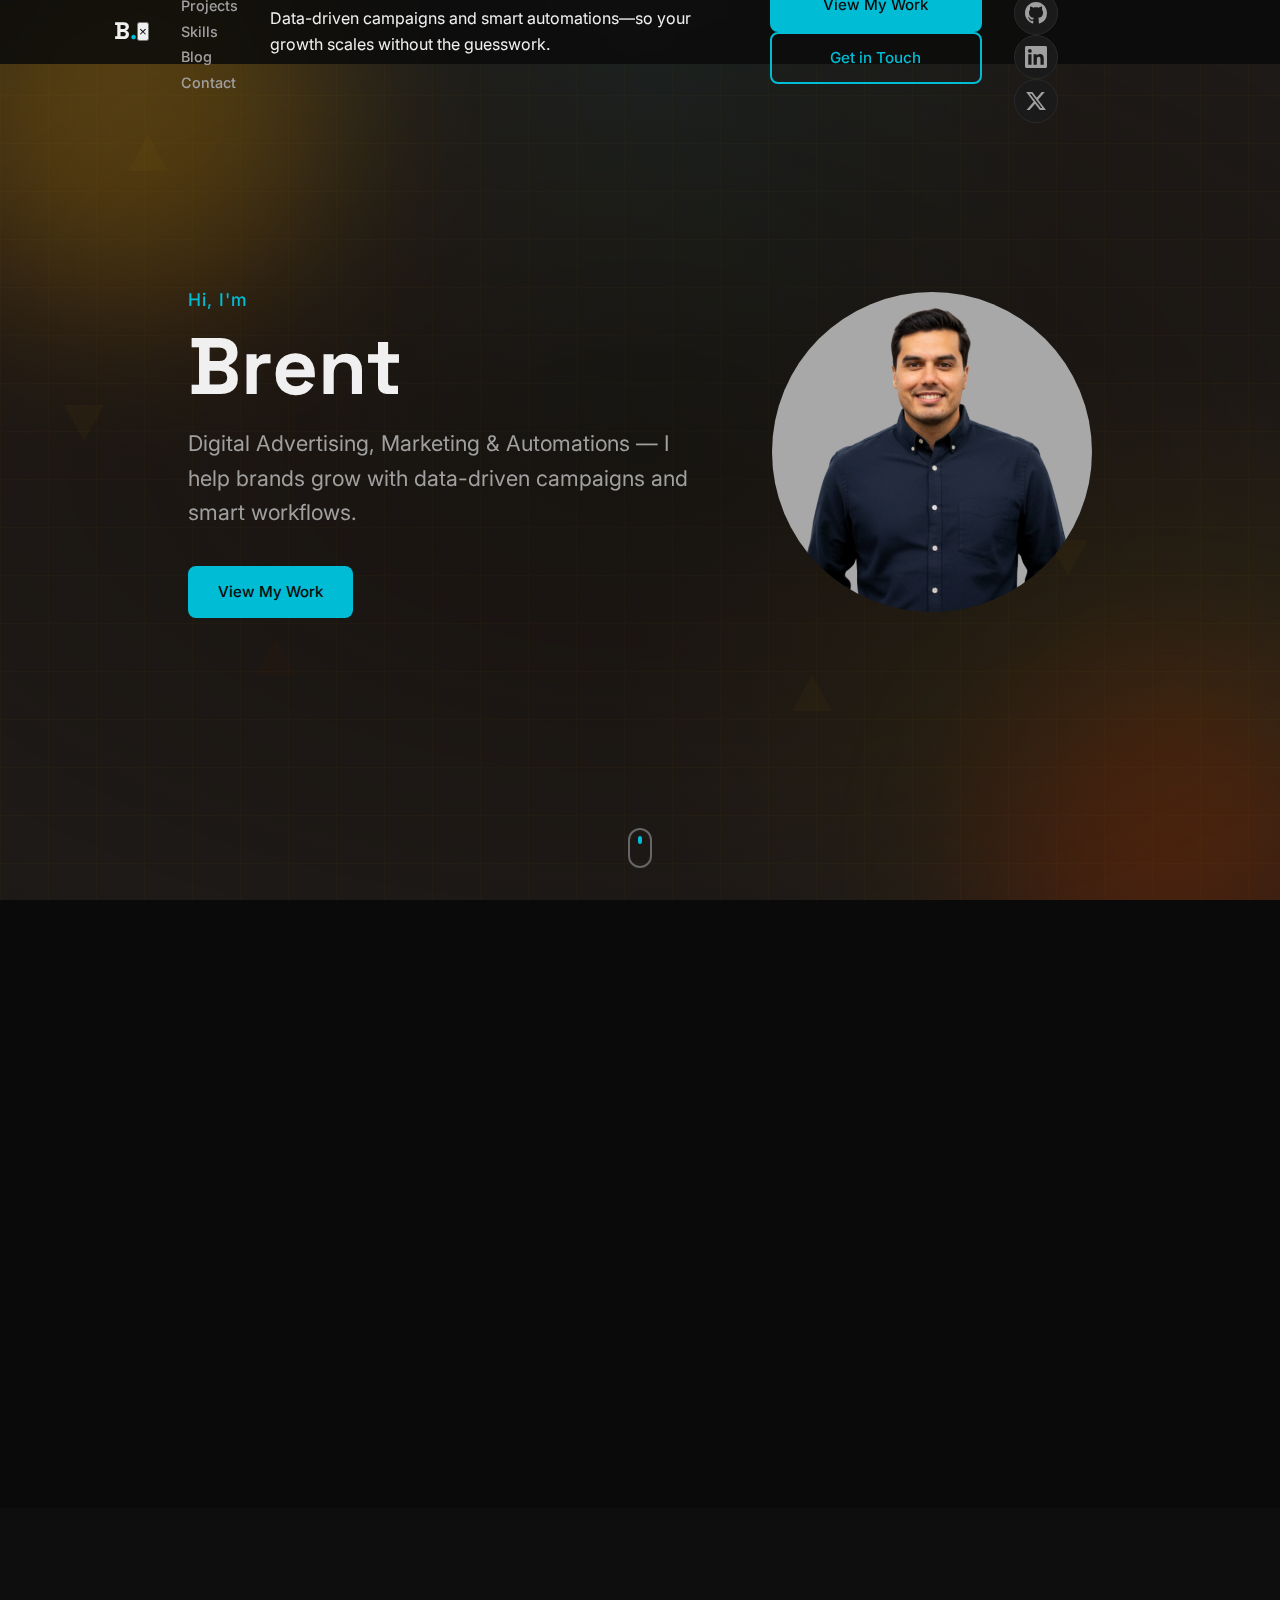
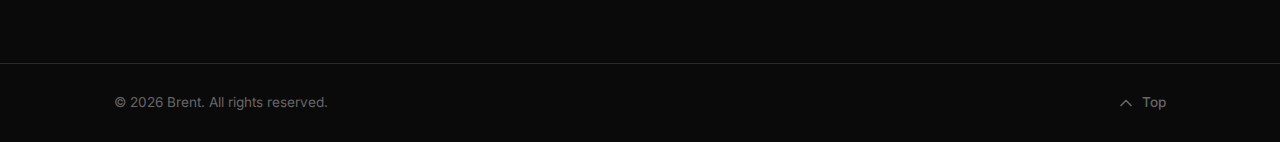
<file: index.html>
<!DOCTYPE html>
<html lang="en">
<head>
  <meta charset="UTF-8">
  <meta name="viewport" content="width=device-width, initial-scale=1.0">
  <title>Brent — Digital Advertising, Marketing & Automations</title>
  <meta name="description" content="Brent — expert in digital advertising, marketing strategy, and marketing automations. I help brands grow and scale with data-driven campaigns and workflows.">
  <meta property="og:title" content="Brent — Digital Advertising, Marketing & Automations">
  <meta property="og:description" content="Brent — expert in digital advertising, marketing strategy, and marketing automations. I help brands grow and scale with data-driven campaigns and workflows.">
  <meta property="og:type" content="website">
  <meta property="og:image" content="assets/og-image.png">
  <link rel="preconnect" href="https://fonts.googleapis.com">
  <link rel="preconnect" href="https://fonts.gstatic.com" crossorigin>
  <link href="https://fonts.googleapis.com/css2?family=Inter:wght@400;500;600;700&family=Space+Grotesk:wght@500;700&display=swap" rel="stylesheet">
  <link rel="stylesheet" href="css/style.css">
</head>
<body>
  <!-- Spartan theme background -->
  <div class="spartan-bg" aria-hidden="true">
    <div class="spartan-bg-gradient"></div>
    <div class="spartan-bg-pattern"></div>
    <div class="spartan-bg-glow spartan-bg-glow-1"></div>
    <div class="spartan-bg-glow spartan-bg-glow-2"></div>
    <div class="spartan-bg-shapes">
      <span class="spartan-shape spartan-shape-1"></span>
      <span class="spartan-shape spartan-shape-2"></span>
      <span class="spartan-shape spartan-shape-3"></span>
      <span class="spartan-shape spartan-shape-4"></span>
      <span class="spartan-shape spartan-shape-5"></span>
      <span class="spartan-shape spartan-shape-6"></span>
    </div>
  </div>

  <!-- Navigation -->
  <nav class="navbar" id="navbar">
    <div class="nav-backdrop" id="nav-backdrop" aria-hidden="true"></div>
    <div class="nav-container">
      <a href="#hero" class="nav-logo">B<span class="accent">.</span></a>
      <button class="nav-toggle" id="nav-toggle" aria-label="Toggle navigation">
        <span class="hamburger"></span>
      </button>
      <div class="nav-menu" id="nav-menu">
        <button type="button" class="nav-menu-close" id="nav-menu-close" aria-label="Close menu">&times;</button>
        <ul class="nav-menu-list">
          <li><a href="#about" class="nav-link">About</a></li>
          <li><a href="#projects" class="nav-link">Projects</a></li>
          <li><a href="#skills" class="nav-link">Skills</a></li>
          <li><a href="blog/index.html" class="nav-link">Blog</a></li>
          <li><a href="#contact" class="nav-link">Contact</a></li>
        </ul>
        <div class="nav-menu-message">
          <p class="nav-menu-quote">Data-driven campaigns and smart automations—so your growth scales without the guesswork.</p>
        </div>
        <div class="nav-menu-cta">
          <a href="#projects" class="btn btn-primary btn-full">View My Work</a>
          <a href="#contact" class="btn btn-outline btn-full">Get in Touch</a>
        </div>
        <div class="nav-menu-contact">
          <p class="nav-menu-contact-title">Contact</p>
          <a href="mailto:hello@example.com" class="nav-menu-email">hello@example.com</a>
          <div class="nav-menu-social">
            <a href="#" class="social-link" aria-label="GitHub">
              <svg viewBox="0 0 24 24" width="22" height="22" fill="currentColor"><path d="M12 0C5.37 0 0 5.37 0 12c0 5.31 3.435 9.795 8.205 11.385.6.105.825-.255.825-.57 0-.285-.015-1.23-.015-2.235-3.015.555-3.795-.735-4.035-1.41-.135-.345-.72-1.41-1.23-1.695-.42-.225-1.02-.78-.015-.795.945-.015 1.62.87 1.845 1.23 1.08 1.815 2.805 1.305 3.495.99.105-.78.42-1.305.765-1.605-2.67-.3-5.46-1.335-5.46-5.925 0-1.305.465-2.385 1.23-3.225-.12-.3-.54-1.53.12-3.18 0 0 1.005-.315 3.3 1.23.96-.27 1.98-.405 3-.405s2.04.135 3 .405c2.295-1.56 3.3-1.23 3.3-1.23.66 1.65.24 2.88.12 3.18.765.84 1.23 1.905 1.23 3.225 0 4.605-2.805 5.625-5.475 5.925.435.375.81 1.095.81 2.22 0 1.605-.015 2.895-.015 3.3 0 .315.225.69.825.57A12.02 12.02 0 0024 12c0-6.63-5.37-12-12-12z"/></svg>
            </a>
            <a href="#" class="social-link" aria-label="LinkedIn">
              <svg viewBox="0 0 24 24" width="22" height="22" fill="currentColor"><path d="M20.447 20.452h-3.554v-5.569c0-1.328-.027-3.037-1.852-3.037-1.853 0-2.136 1.445-2.136 2.939v5.667H9.351V9h3.414v1.561h.046c.477-.9 1.637-1.85 3.37-1.85 3.601 0 4.267 2.37 4.267 5.455v6.286zM5.337 7.433a2.062 2.062 0 01-2.063-2.065 2.064 2.064 0 112.063 2.065zm1.782 13.019H3.555V9h3.564v11.452zM22.225 0H1.771C.792 0 0 .774 0 1.729v20.542C0 23.227.792 24 1.771 24h20.451C23.2 24 24 23.227 24 22.271V1.729C24 .774 23.2 0 22.222 0h.003z"/></svg>
            </a>
            <a href="#" class="social-link" aria-label="X (Twitter)">
              <svg viewBox="0 0 24 24" width="22" height="22" fill="currentColor"><path d="M18.244 2.25h3.308l-7.227 8.26 8.502 11.24H16.17l-5.214-6.817L4.99 21.75H1.68l7.73-8.835L1.254 2.25H8.08l4.713 6.231zm-1.161 17.52h1.833L7.084 4.126H5.117z"/></svg>
            </a>
          </div>
        </div>
      </div>
    </div>
  </nav>

  <!-- Hero -->
  <section class="hero" id="hero">
    <div class="hero-inner">
      <div class="hero-content">
        <p class="hero-greeting fade-in">Hi, I'm</p>
        <h1 class="hero-name fade-in">Brent</h1>
        <p class="hero-tagline fade-in">Digital Advertising, Marketing &amp; Automations — I help brands grow with data-driven campaigns and smart workflows.</p>
        <a href="#projects" class="btn btn-primary fade-in">View My Work</a>
      </div>
      <div class="hero-image-wrap fade-in">
        <img src="images/Brent Avila Headshot Grey Background.png" alt="Brent Avila" class="hero-headshot">
      </div>
    </div>
    <div class="hero-scroll-indicator" aria-hidden="true">
      <span></span>
    </div>
  </section>

  <!-- About -->
  <section class="section" id="about">
    <div class="container">
      <h2 class="section-title fade-in">About Me</h2>
      <div class="about-grid">
        <div class="about-avatar fade-in">
          <div class="avatar-placeholder">B</div>
        </div>
        <div class="about-text fade-in">
          <p>I specialize in digital advertising, marketing strategy, and marketing automations. From paid campaigns and audience targeting to funnel design and workflow automation, I help brands acquire customers efficiently and scale what works.</p>
          <p>I combine analytics, creative testing, and automation tools to build repeatable systems—so growth isn't guesswork. When I'm not optimizing campaigns or building automations, I'm exploring new platforms and sharing what I've learned.</p>
          <div class="about-stats">
            <div class="stat">
              <span class="stat-number">8+</span>
              <span class="stat-label">Years Experience</span>
            </div>
            <div class="stat">
              <span class="stat-number">1,345</span>
              <span class="stat-label">Campaigns Launched</span>
            </div>
            <div class="stat">
              <span class="stat-number">10+</span>
              <span class="stat-label">Platforms & Tools</span>
            </div>
          </div>
        </div>
      </div>
    </div>
  </section>

  <!-- Projects -->
  <section class="section section-alt" id="projects">
    <div class="container">
      <h2 class="section-title fade-in">Projects</h2>
      <div class="projects-grid">

        <article class="project-card fade-in">
          <div class="project-image"></div>
          <div class="project-body">
            <h3 class="project-title">Paid Media &amp; Funnel Strategy</h3>
            <p class="project-desc">End-to-end paid campaigns across Google, Meta, and LinkedIn—audience research, creative testing, conversion tracking, and ROAS optimization for e-commerce and lead gen.</p>
            <div class="project-tags">
              <span class="tag">Google Ads</span>
              <span class="tag">Meta Ads</span>
              <span class="tag">LinkedIn</span>
            </div>
            <div class="project-links">
              <a href="#" class="btn btn-sm">Case Study</a>
              <a href="#" class="btn btn-sm btn-outline">Learn More</a>
            </div>
          </div>
        </article>

        <article class="project-card fade-in">
          <div class="project-image"></div>
          <div class="project-body">
            <h3 class="project-title">Marketing Automations</h3>
            <p class="project-desc">Lead nurture sequences, abandoned-cart flows, and lifecycle emails powered by CRM and automation platforms. Segmented messaging and behavior-based triggers for higher conversion.</p>
            <div class="project-tags">
              <span class="tag">Zapier</span>
              <span class="tag">Make</span>
              <span class="tag">CRM</span>
            </div>
            <div class="project-links">
              <a href="#" class="btn btn-sm">Case Study</a>
              <a href="#" class="btn btn-sm btn-outline">Learn More</a>
            </div>
          </div>
        </article>

        <article class="project-card fade-in">
          <div class="project-image"></div>
          <div class="project-body">
            <h3 class="project-title">Analytics &amp; Attribution</h3>
            <p class="project-desc">Dashboard design and reporting setups for multi-touch attribution, campaign performance, and funnel analytics. Clean data pipelines so decisions are based on real numbers.</p>
            <div class="project-tags">
              <span class="tag">GA4</span>
              <span class="tag">Looker Studio</span>
              <span class="tag">Pixels &amp; Events</span>
            </div>
            <div class="project-links">
              <a href="#" class="btn btn-sm">Case Study</a>
              <a href="#" class="btn btn-sm btn-outline">Learn More</a>
            </div>
          </div>
        </article>

        <article class="project-card fade-in">
          <div class="project-image"></div>
          <div class="project-body">
            <h3 class="project-title">Workflow &amp; Ops Automation</h3>
            <p class="project-desc">Internal automations for marketing ops—lead routing, sync between ad platforms and CRM, reporting schedules, and approval workflows so teams spend less time on manual tasks.</p>
            <div class="project-tags">
              <span class="tag">Make</span>
              <span class="tag">Zapier</span>
              <span class="tag">APIs</span>
            </div>
            <div class="project-links">
              <a href="#" class="btn btn-sm">Case Study</a>
              <a href="#" class="btn btn-sm btn-outline">Learn More</a>
            </div>
          </div>
        </article>

      </div>
    </div>
  </section>

  <!-- Skills -->
  <section class="section" id="skills">
    <div class="container">
      <h2 class="section-title fade-in">Skills & Technologies</h2>
      <div class="skills-grid">

        <div class="skill-category fade-in">
          <h3 class="skill-category-title">Digital Advertising</h3>
          <div class="skill-pills">
            <span class="pill">Google Ads</span>
            <span class="pill">Meta Ads</span>
            <span class="pill">LinkedIn Ads</span>
            <span class="pill">TikTok Ads</span>
            <span class="pill">Programmatic</span>
            <span class="pill">Retargeting</span>
          </div>
        </div>

        <div class="skill-category fade-in">
          <h3 class="skill-category-title">Marketing</h3>
          <div class="skill-pills">
            <span class="pill">Funnel Strategy</span>
            <span class="pill">Email Marketing</span>
            <span class="pill">Landing Pages</span>
            <span class="pill">Conversion Optimization</span>
            <span class="pill">Audience Research</span>
          </div>
        </div>

        <div class="skill-category fade-in">
          <h3 class="skill-category-title">Automations</h3>
          <div class="skill-pills">
            <span class="pill">Zapier</span>
            <span class="pill">Make (Integromat)</span>
            <span class="pill">n8n</span>
            <span class="pill">CRM Workflows</span>
            <span class="pill">API Integrations</span>
          </div>
        </div>

        <div class="skill-category fade-in">
          <h3 class="skill-category-title">Analytics &amp; Tools</h3>
          <div class="skill-pills">
            <span class="pill">GA4</span>
            <span class="pill">Looker Studio</span>
            <span class="pill">Tag Manager</span>
            <span class="pill">Pixels &amp; Events</span>
            <span class="pill">Attribution</span>
          </div>
        </div>

      </div>
    </div>
  </section>

  <!-- Blog -->
  <section class="section section-alt" id="blog">
    <div class="container">
      <h2 class="section-title fade-in">Blog</h2>
      <p class="blog-section-intro fade-in">Thoughts on paid media, automations, and growth. <a href="blog/index.html">View all posts &rarr;</a></p>
      <div class="blog-grid">

        <article class="blog-card fade-in">
          <div class="blog-date">January 15, 2026</div>
          <h3 class="blog-title">Scaling Paid Campaigns Without Burning Budget</h3>
          <p class="blog-excerpt">How to structure tests, when to scale, and how to use incrementality and attribution so you grow ROAS instead of just spend.</p>
          <a href="blog/scaling-paid-campaigns.html" class="blog-read-more">Read More &rarr;</a>
        </article>

        <article class="blog-card fade-in">
          <div class="blog-date">December 8, 2025</div>
          <h3 class="blog-title">Marketing Automations That Actually Convert</h3>
          <p class="blog-excerpt">From lead capture to closed deal—designing sequences and triggers that move people through the funnel without feeling spammy.</p>
          <a href="blog/marketing-automations-convert.html" class="blog-read-more">Read More &rarr;</a>
        </article>

        <article class="blog-card fade-in">
          <div class="blog-date">November 22, 2025</div>
          <h3 class="blog-title">Connecting Your Stack: Zapier vs Make vs Custom</h3>
          <p class="blog-excerpt">When to use no-code automations, when to reach for APIs, and how to keep your marketing data in sync across platforms.</p>
          <a href="blog/connecting-your-stack.html" class="blog-read-more">Read More &rarr;</a>
        </article>

      </div>
    </div>
  </section>

  <!-- Contact -->
  <section class="section" id="contact">
    <div class="container">
      <h2 class="section-title fade-in">Get in Touch</h2>
      <div class="contact-grid">
        <div class="contact-info fade-in">
          <p>Looking for help with paid campaigns, marketing strategy, or automations? Send me a message and I'll get back to you as soon as I can.</p>
          <div class="social-links">
            <a href="#" class="social-link" aria-label="GitHub">
              <svg viewBox="0 0 24 24" width="24" height="24" fill="currentColor"><path d="M12 0C5.37 0 0 5.37 0 12c0 5.31 3.435 9.795 8.205 11.385.6.105.825-.255.825-.57 0-.285-.015-1.23-.015-2.235-3.015.555-3.795-.735-4.035-1.41-.135-.345-.72-1.41-1.23-1.695-.42-.225-1.02-.78-.015-.795.945-.015 1.62.87 1.845 1.23 1.08 1.815 2.805 1.305 3.495.99.105-.78.42-1.305.765-1.605-2.67-.3-5.46-1.335-5.46-5.925 0-1.305.465-2.385 1.23-3.225-.12-.3-.54-1.53.12-3.18 0 0 1.005-.315 3.3 1.23.96-.27 1.98-.405 3-.405s2.04.135 3 .405c2.295-1.56 3.3-1.23 3.3-1.23.66 1.65.24 2.88.12 3.18.765.84 1.23 1.905 1.23 3.225 0 4.605-2.805 5.625-5.475 5.925.435.375.81 1.095.81 2.22 0 1.605-.015 2.895-.015 3.3 0 .315.225.69.825.57A12.02 12.02 0 0024 12c0-6.63-5.37-12-12-12z"/></svg>
            </a>
            <a href="#" class="social-link" aria-label="LinkedIn">
              <svg viewBox="0 0 24 24" width="24" height="24" fill="currentColor"><path d="M20.447 20.452h-3.554v-5.569c0-1.328-.027-3.037-1.852-3.037-1.853 0-2.136 1.445-2.136 2.939v5.667H9.351V9h3.414v1.561h.046c.477-.9 1.637-1.85 3.37-1.85 3.601 0 4.267 2.37 4.267 5.455v6.286zM5.337 7.433a2.062 2.062 0 01-2.063-2.065 2.064 2.064 0 112.063 2.065zm1.782 13.019H3.555V9h3.564v11.452zM22.225 0H1.771C.792 0 0 .774 0 1.729v20.542C0 23.227.792 24 1.771 24h20.451C23.2 24 24 23.227 24 22.271V1.729C24 .774 23.2 0 22.222 0h.003z"/></svg>
            </a>
            <a href="#" class="social-link" aria-label="X (Twitter)">
              <svg viewBox="0 0 24 24" width="24" height="24" fill="currentColor"><path d="M18.244 2.25h3.308l-7.227 8.26 8.502 11.24H16.17l-5.214-6.817L4.99 21.75H1.68l7.73-8.835L1.254 2.25H8.08l4.713 6.231zm-1.161 17.52h1.833L7.084 4.126H5.117z"/></svg>
            </a>
          </div>
        </div>
        <form class="contact-form fade-in" id="contact-form">
          <div class="form-group">
            <label for="name">Name</label>
            <input type="text" id="name" name="name" required placeholder="Your name">
          </div>
          <div class="form-group">
            <label for="email">Email</label>
            <input type="email" id="email" name="email" required placeholder="your@email.com">
          </div>
          <div class="form-group">
            <label for="message">Message</label>
            <textarea id="message" name="message" rows="5" required placeholder="What's on your mind?"></textarea>
          </div>
          <button type="submit" class="btn btn-primary btn-full">Send Message</button>
        </form>
      </div>
    </div>
  </section>

  <!-- Footer -->
  <footer class="footer">
    <div class="container footer-inner">
      <p>&copy; 2026 Brent. All rights reserved.</p>
      <a href="#hero" class="back-to-top" aria-label="Back to top">
        <svg viewBox="0 0 24 24" width="20" height="20" fill="none" stroke="currentColor" stroke-width="2" stroke-linecap="round" stroke-linejoin="round"><polyline points="18 15 12 9 6 15"/></svg>
        Top
      </a>
    </div>
  </footer>

  <script src="js/main.js"></script>
</body>
</html>
</file>
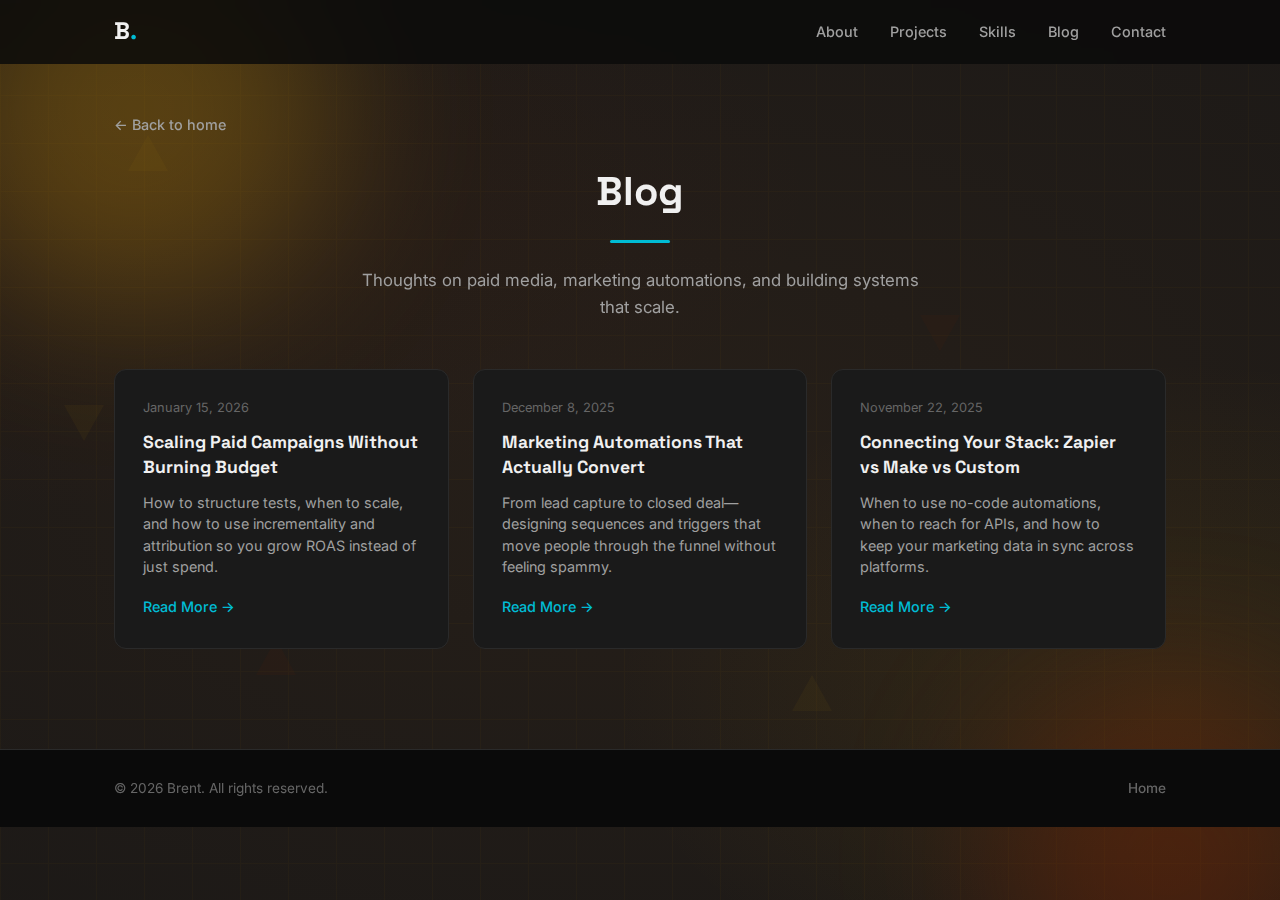
<file: blog/index.html>
<!DOCTYPE html>
<html lang="en">
<head>
  <meta charset="UTF-8">
  <meta name="viewport" content="width=device-width, initial-scale=1.0">
  <title>Blog — Brent</title>
  <meta name="description" content="Articles on digital advertising, marketing automations, and growth by Brent.">
  <link rel="preconnect" href="https://fonts.googleapis.com">
  <link rel="preconnect" href="https://fonts.gstatic.com" crossorigin>
  <link href="https://fonts.googleapis.com/css2?family=Inter:wght@400;500;600;700&family=Space+Grotesk:wght@500;700&display=swap" rel="stylesheet">
  <link rel="stylesheet" href="../css/style.css">
</head>
<body>
  <div class="spartan-bg" aria-hidden="true">
    <div class="spartan-bg-gradient"></div>
    <div class="spartan-bg-pattern"></div>
    <div class="spartan-bg-glow spartan-bg-glow-1"></div>
    <div class="spartan-bg-glow spartan-bg-glow-2"></div>
    <div class="spartan-bg-shapes">
      <span class="spartan-shape spartan-shape-1"></span>
      <span class="spartan-shape spartan-shape-2"></span>
      <span class="spartan-shape spartan-shape-3"></span>
      <span class="spartan-shape spartan-shape-4"></span>
      <span class="spartan-shape spartan-shape-5"></span>
      <span class="spartan-shape spartan-shape-6"></span>
    </div>
  </div>

  <nav class="navbar" id="navbar">
    <div class="nav-container">
      <a href="../index.html" class="nav-logo">B<span class="accent">.</span></a>
      <button class="nav-toggle" id="nav-toggle" aria-label="Toggle navigation">
        <span class="hamburger"></span>
      </button>
      <ul class="nav-menu" id="nav-menu">
        <li><a href="../index.html#about" class="nav-link">About</a></li>
        <li><a href="../index.html#projects" class="nav-link">Projects</a></li>
        <li><a href="../index.html#skills" class="nav-link">Skills</a></li>
        <li><a href="index.html" class="nav-link">Blog</a></li>
        <li><a href="../index.html#contact" class="nav-link">Contact</a></li>
      </ul>
    </div>
  </nav>

  <main class="section blog-page">
    <div class="container">
      <a href="../index.html#blog" class="blog-back-link">&larr; Back to home</a>
      <h1 class="section-title">Blog</h1>
      <p class="blog-page-intro">Thoughts on paid media, marketing automations, and building systems that scale.</p>
      <div class="blog-grid blog-list-grid">

        <article class="blog-card fade-in">
          <div class="blog-date">January 15, 2026</div>
          <h2 class="blog-title"><a href="scaling-paid-campaigns.html">Scaling Paid Campaigns Without Burning Budget</a></h2>
          <p class="blog-excerpt">How to structure tests, when to scale, and how to use incrementality and attribution so you grow ROAS instead of just spend.</p>
          <a href="scaling-paid-campaigns.html" class="blog-read-more">Read More &rarr;</a>
        </article>

        <article class="blog-card fade-in">
          <div class="blog-date">December 8, 2025</div>
          <h2 class="blog-title"><a href="marketing-automations-convert.html">Marketing Automations That Actually Convert</a></h2>
          <p class="blog-excerpt">From lead capture to closed deal—designing sequences and triggers that move people through the funnel without feeling spammy.</p>
          <a href="marketing-automations-convert.html" class="blog-read-more">Read More &rarr;</a>
        </article>

        <article class="blog-card fade-in">
          <div class="blog-date">November 22, 2025</div>
          <h2 class="blog-title"><a href="connecting-your-stack.html">Connecting Your Stack: Zapier vs Make vs Custom</a></h2>
          <p class="blog-excerpt">When to use no-code automations, when to reach for APIs, and how to keep your marketing data in sync across platforms.</p>
          <a href="connecting-your-stack.html" class="blog-read-more">Read More &rarr;</a>
        </article>

      </div>
    </div>
  </main>

  <footer class="footer">
    <div class="container footer-inner">
      <p>&copy; 2026 Brent. All rights reserved.</p>
      <a href="../index.html" class="back-to-top" aria-label="Back to home">Home</a>
    </div>
  </footer>

  <script src="../js/main.js"></script>
</body>
</html>
</file>
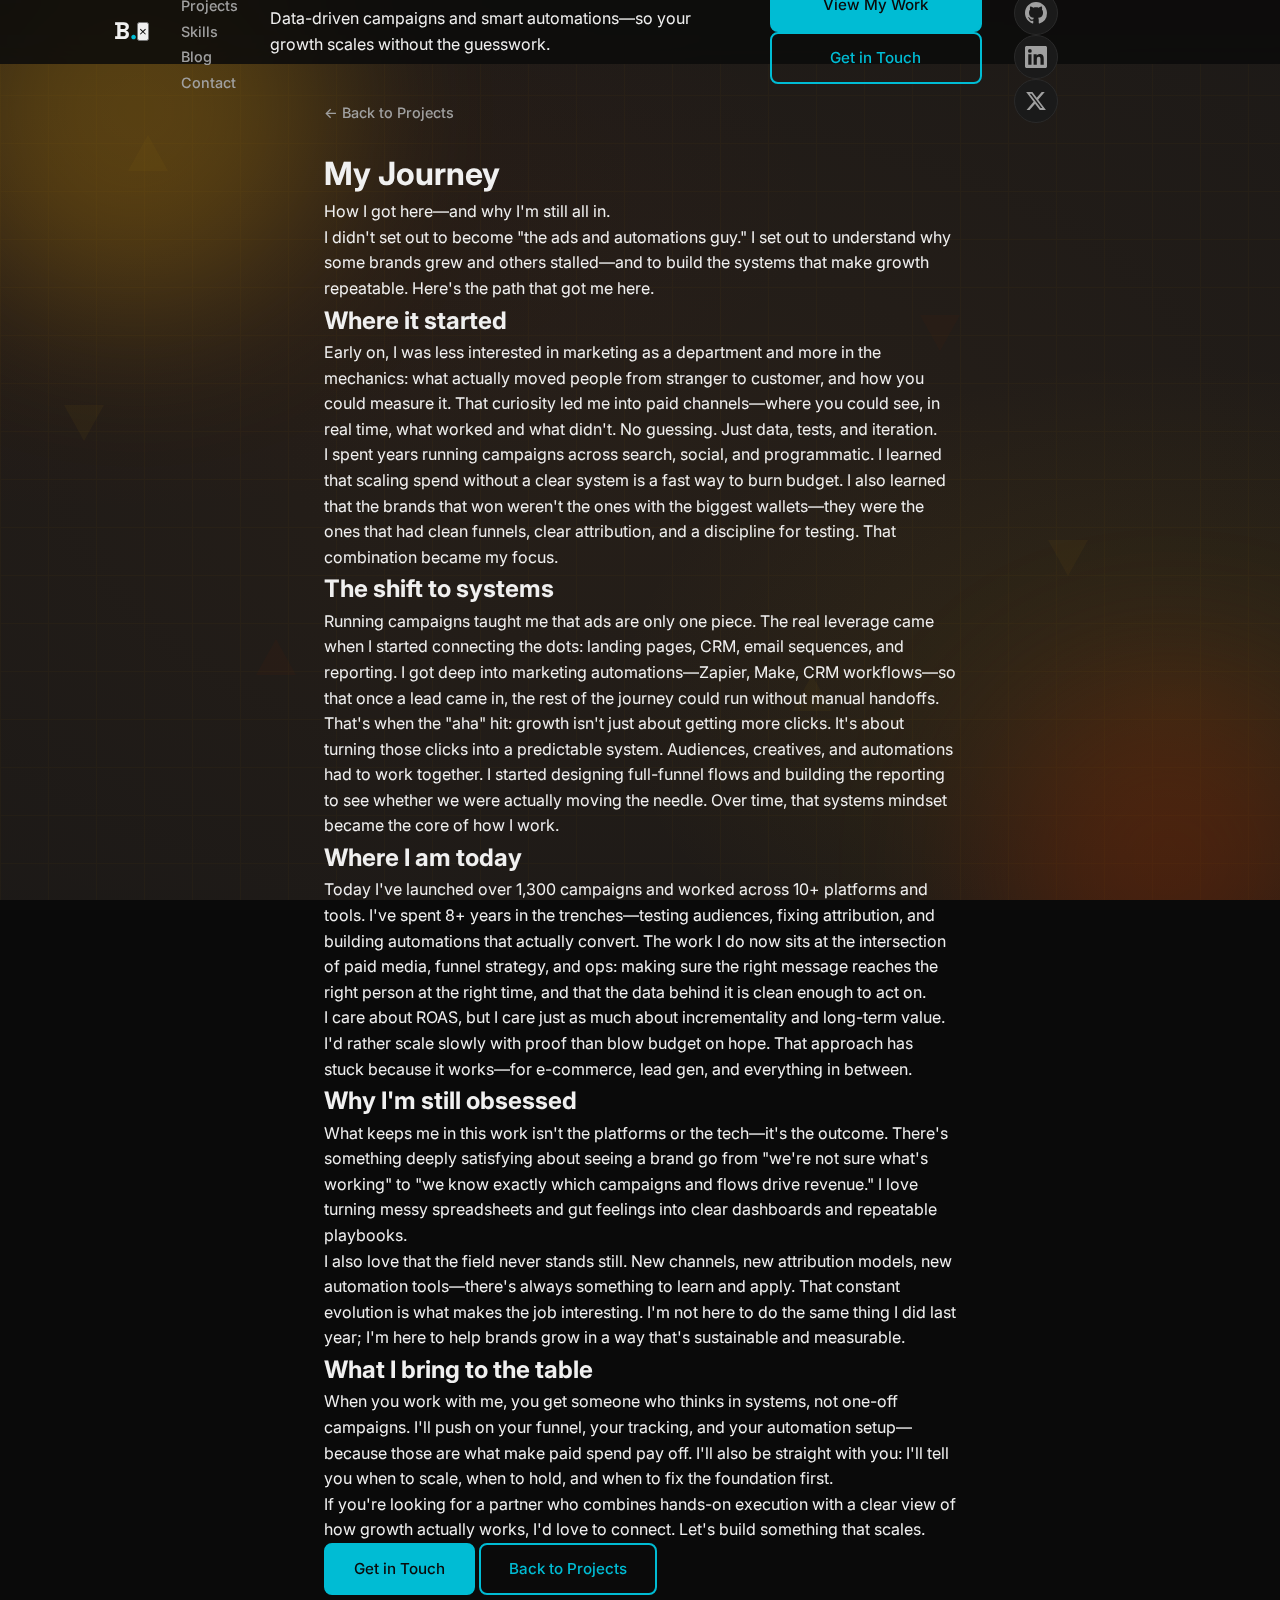
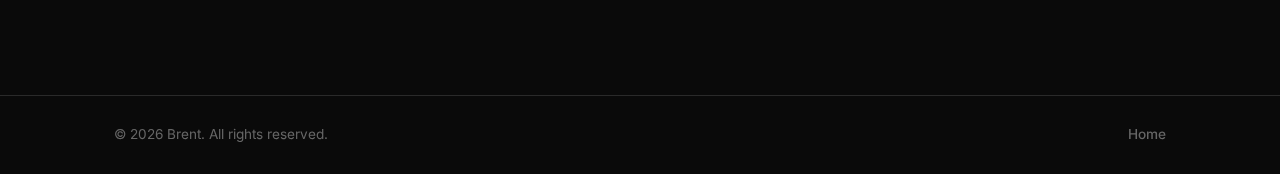
<file: journey.html>
<!DOCTYPE html>
<html lang="en">
<head>
  <!-- Google Tag Manager -->
  <script>(function(w,d,s,l,i){w[l]=w[l]||[];w[l].push({'gtm.start':
  new Date().getTime(),event:'gtm.js'});var f=d.getElementsByTagName(s)[0],
  j=d.createElement(s),dl=l!='dataLayer'?'&l='+l:'';j.async=true;j.src=
  'https://www.googletagmanager.com/gtm.js?id='+i+dl;f.parentNode.insertBefore(j,f);
  })(window,document,'script','dataLayer','GTM-PPGQJF4L');</script>
  <!-- End Google Tag Manager -->
  <meta charset="UTF-8">
  <meta name="viewport" content="width=device-width, initial-scale=1.0">
  <title>My Journey — From the Beginning to Today | Brent</title>
  <meta name="description" content="The story of how I built a career in digital advertising and marketing automations—and why I'm still obsessed with helping brands grow.">
  <link rel="preconnect" href="https://fonts.googleapis.com">
  <link rel="preconnect" href="https://fonts.gstatic.com" crossorigin>
  <link href="https://fonts.googleapis.com/css2?family=Inter:wght@400;500;600;700&family=Space+Grotesk:wght@500;700&display=swap" rel="stylesheet">
  <link rel="stylesheet" href="css/style.css">
</head>
<body>
  <!-- Google Tag Manager (noscript) -->
  <noscript><iframe src="https://www.googletagmanager.com/ns.html?id=GTM-PPGQJF4L"
  height="0" width="0" style="display:none;visibility:hidden"></iframe></noscript>
  <!-- End Google Tag Manager (noscript) -->
  <div class="spartan-bg" aria-hidden="true">
    <div class="spartan-bg-gradient"></div>
    <div class="spartan-bg-pattern"></div>
    <div class="spartan-bg-glow spartan-bg-glow-1"></div>
    <div class="spartan-bg-glow spartan-bg-glow-2"></div>
    <div class="spartan-bg-shapes">
      <span class="spartan-shape spartan-shape-1"></span>
      <span class="spartan-shape spartan-shape-2"></span>
      <span class="spartan-shape spartan-shape-3"></span>
      <span class="spartan-shape spartan-shape-4"></span>
      <span class="spartan-shape spartan-shape-5"></span>
      <span class="spartan-shape spartan-shape-6"></span>
    </div>
  </div>

  <nav class="navbar" id="navbar">
    <div class="nav-backdrop" id="nav-backdrop" aria-hidden="true"></div>
    <div class="nav-container">
      <a href="index.html" class="nav-logo">B<span class="accent">.</span></a>
      <button class="nav-toggle" id="nav-toggle" aria-label="Toggle navigation">
        <span class="hamburger"></span>
      </button>
      <div class="nav-menu" id="nav-menu">
        <button type="button" class="nav-menu-close" id="nav-menu-close" aria-label="Close menu">&times;</button>
        <ul class="nav-menu-list">
          <li><a href="index.html#about" class="nav-link">About</a></li>
          <li><a href="index.html#projects" class="nav-link">Projects</a></li>
          <li><a href="index.html#skills" class="nav-link">Skills</a></li>
          <li><a href="blog/index.html" class="nav-link">Blog</a></li>
          <li><a href="index.html#contact" class="nav-link">Contact</a></li>
        </ul>
        <div class="nav-menu-message">
          <p class="nav-menu-quote">Data-driven campaigns and smart automations—so your growth scales without the guesswork.</p>
        </div>
        <div class="nav-menu-cta">
          <a href="index.html#projects" class="btn btn-primary btn-full">View My Work</a>
          <a href="index.html#contact" class="btn btn-outline btn-full">Get in Touch</a>
        </div>
        <div class="nav-menu-contact">
          <p class="nav-menu-contact-title">Contact</p>
          <a href="mailto:hello@example.com" class="nav-menu-email">hello@example.com</a>
          <div class="nav-menu-social">
            <a href="#" class="social-link" aria-label="GitHub">
              <svg viewBox="0 0 24 24" width="22" height="22" fill="currentColor"><path d="M12 0C5.37 0 0 5.37 0 12c0 5.31 3.435 9.795 8.205 11.385.6.105.825-.255.825-.57 0-.285-.015-1.23-.015-2.235-3.015.555-3.795-.735-4.035-1.41-.135-.345-.72-1.41-1.23-1.695-.42-.225-1.02-.78-.015-.795.945-.015 1.62.87 1.845 1.23 1.08 1.815 2.805 1.305 3.495.99.105-.78.42-1.305.765-1.605-2.67-.3-5.46-1.335-5.46-5.925 0-1.305.465-2.385 1.23-3.225-.12-.3-.54-1.53.12-3.18 0 0 1.005-.315 3.3 1.23.96-.27 1.98-.405 3-.405s2.04.135 3 .405c2.295-1.56 3.3-1.23 3.3-1.23.66 1.65.24 2.88.12 3.18.765.84 1.23 1.905 1.23 3.225 0 4.605-2.805 5.625-5.475 5.925.435.375.81 1.095.81 2.22 0 1.605-.015 2.895-.015 3.3 0 .315.225.69.825.57A12.02 12.02 0 0024 12c0-6.63-5.37-12-12-12z"/></svg>
            </a>
            <a href="#" class="social-link" aria-label="LinkedIn">
              <svg viewBox="0 0 24 24" width="22" height="22" fill="currentColor"><path d="M20.447 20.452h-3.554v-5.569c0-1.328-.027-3.037-1.852-3.037-1.853 0-2.136 1.445-2.136 2.939v5.667H9.351V9h3.414v1.561h.046c.477-.9 1.637-1.85 3.37-1.85 3.601 0 4.267 2.37 4.267 5.455v6.286zM5.337 7.433a2.062 2.062 0 01-2.063-2.065 2.064 2.064 0 112.063 2.065zm1.782 13.019H3.555V9h3.564v11.452zM22.225 0H1.771C.792 0 0 .774 0 1.729v20.542C0 23.227.792 24 1.771 24h20.451C23.2 24 24 23.227 24 22.271V1.729C24 .774 23.2 0 22.222 0h.003z"/></svg>
            </a>
            <a href="#" class="social-link" aria-label="X (Twitter)">
              <svg viewBox="0 0 24 24" width="22" height="22" fill="currentColor"><path d="M18.244 2.25h3.308l-7.227 8.26 8.502 11.24H16.17l-5.214-6.817L4.99 21.75H1.68l7.73-8.835L1.254 2.25H8.08l4.713 6.231zm-1.161 17.52h1.833L7.084 4.126H5.117z"/></svg>
            </a>
          </div>
        </div>
      </div>
    </div>
  </nav>

  <main class="section journey-page">
    <div class="container container-narrow">
      <a href="index.html#projects" class="blog-back-link">&larr; Back to Projects</a>
      <header class="journey-header">
        <h1 class="journey-title">My Journey</h1>
        <p class="journey-subtitle">How I got here—and why I'm still all in.</p>
      </header>

      <article class="journey-body">
        <p class="journey-lead">I didn't set out to become "the ads and automations guy." I set out to understand why some brands grew and others stalled—and to build the systems that make growth repeatable. Here's the path that got me here.</p>

        <h2>Where it started</h2>
        <p>Early on, I was less interested in marketing as a department and more in the mechanics: what actually moved people from stranger to customer, and how you could measure it. That curiosity led me into paid channels—where you could see, in real time, what worked and what didn't. No guessing. Just data, tests, and iteration.</p>
        <p>I spent years running campaigns across search, social, and programmatic. I learned that scaling spend without a clear system is a fast way to burn budget. I also learned that the brands that won weren't the ones with the biggest wallets—they were the ones that had clean funnels, clear attribution, and a discipline for testing. That combination became my focus.</p>

        <h2>The shift to systems</h2>
        <p>Running campaigns taught me that ads are only one piece. The real leverage came when I started connecting the dots: landing pages, CRM, email sequences, and reporting. I got deep into marketing automations—Zapier, Make, CRM workflows—so that once a lead came in, the rest of the journey could run without manual handoffs.</p>
        <p>That's when the "aha" hit: growth isn't just about getting more clicks. It's about turning those clicks into a predictable system. Audiences, creatives, and automations had to work together. I started designing full-funnel flows and building the reporting to see whether we were actually moving the needle. Over time, that systems mindset became the core of how I work.</p>

        <h2>Where I am today</h2>
        <p>Today I've launched over 1,300 campaigns and worked across 10+ platforms and tools. I've spent 8+ years in the trenches—testing audiences, fixing attribution, and building automations that actually convert. The work I do now sits at the intersection of paid media, funnel strategy, and ops: making sure the right message reaches the right person at the right time, and that the data behind it is clean enough to act on.</p>
        <p>I care about ROAS, but I care just as much about incrementality and long-term value. I'd rather scale slowly with proof than blow budget on hope. That approach has stuck because it works—for e-commerce, lead gen, and everything in between.</p>

        <h2>Why I'm still obsessed</h2>
        <p>What keeps me in this work isn't the platforms or the tech—it's the outcome. There's something deeply satisfying about seeing a brand go from "we're not sure what's working" to "we know exactly which campaigns and flows drive revenue." I love turning messy spreadsheets and gut feelings into clear dashboards and repeatable playbooks.</p>
        <p>I also love that the field never stands still. New channels, new attribution models, new automation tools—there's always something to learn and apply. That constant evolution is what makes the job interesting. I'm not here to do the same thing I did last year; I'm here to help brands grow in a way that's sustainable and measurable.</p>

        <h2>What I bring to the table</h2>
        <p>When you work with me, you get someone who thinks in systems, not one-off campaigns. I'll push on your funnel, your tracking, and your automation setup—because those are what make paid spend pay off. I'll also be straight with you: I'll tell you when to scale, when to hold, and when to fix the foundation first.</p>
        <p>If you're looking for a partner who combines hands-on execution with a clear view of how growth actually works, I'd love to connect. Let's build something that scales.</p>

        <div class="journey-cta">
          <a href="index.html#contact" class="btn btn-primary">Get in Touch</a>
          <a href="index.html#projects" class="btn btn-outline">Back to Projects</a>
        </div>
      </article>
    </div>
  </main>

  <footer class="footer">
    <div class="container footer-inner">
      <p>&copy; 2026 Brent. All rights reserved.</p>
      <a href="index.html" class="back-to-top">Home</a>
    </div>
  </footer>

  <script src="js/main.js"></script>
</body>
</html>
</file>
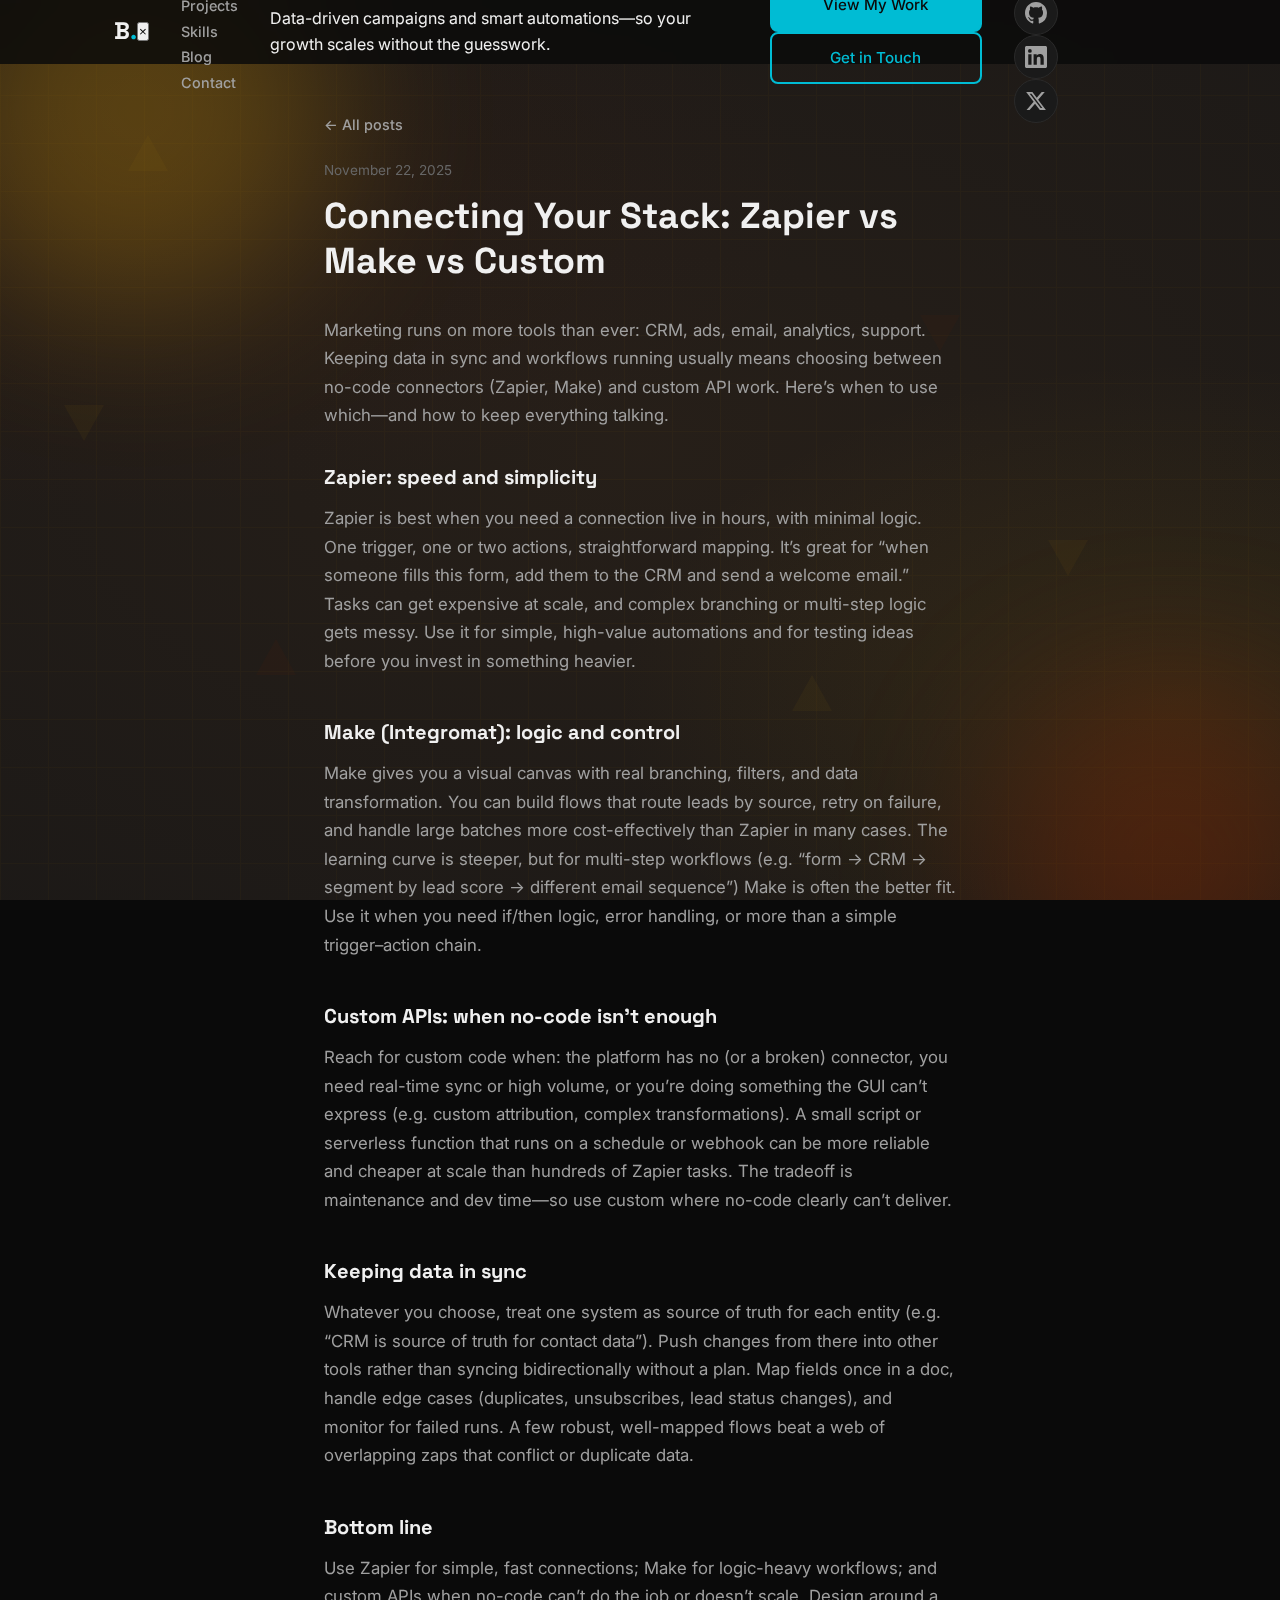
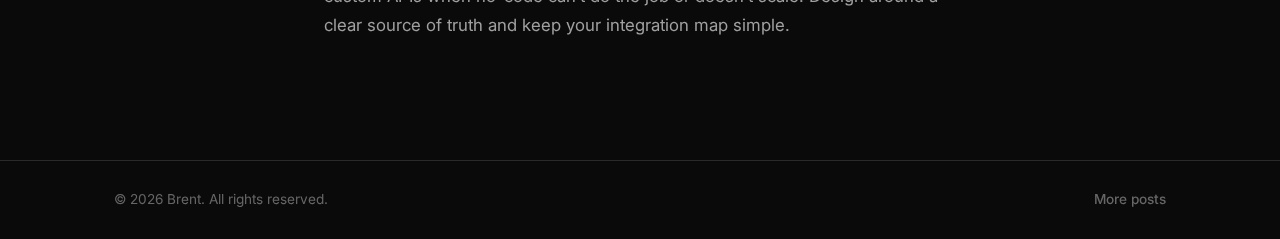
<file: blog/connecting-your-stack.html>
<!DOCTYPE html>
<html lang="en">
<head>
  <meta charset="UTF-8">
  <meta name="viewport" content="width=device-width, initial-scale=1.0">
  <title>Connecting Your Stack: Zapier vs Make vs Custom — Brent</title>
  <meta name="description" content="When to use no-code automations, when to reach for APIs, and how to keep your marketing data in sync across platforms.">
  <link rel="preconnect" href="https://fonts.googleapis.com">
  <link rel="preconnect" href="https://fonts.gstatic.com" crossorigin>
  <link href="https://fonts.googleapis.com/css2?family=Inter:wght@400;500;600;700&family=Space+Grotesk:wght@500;700&display=swap" rel="stylesheet">
  <link rel="stylesheet" href="../css/style.css">
</head>
<body>
  <div class="spartan-bg" aria-hidden="true">
    <div class="spartan-bg-gradient"></div>
    <div class="spartan-bg-pattern"></div>
    <div class="spartan-bg-glow spartan-bg-glow-1"></div>
    <div class="spartan-bg-glow spartan-bg-glow-2"></div>
    <div class="spartan-bg-shapes">
      <span class="spartan-shape spartan-shape-1"></span>
      <span class="spartan-shape spartan-shape-2"></span>
      <span class="spartan-shape spartan-shape-3"></span>
      <span class="spartan-shape spartan-shape-4"></span>
      <span class="spartan-shape spartan-shape-5"></span>
      <span class="spartan-shape spartan-shape-6"></span>
    </div>
  </div>

  <nav class="navbar" id="navbar">
    <div class="nav-backdrop" id="nav-backdrop" aria-hidden="true"></div>
    <div class="nav-container">
      <a href="../index.html" class="nav-logo">B<span class="accent">.</span></a>
      <button class="nav-toggle" id="nav-toggle" aria-label="Toggle navigation">
        <span class="hamburger"></span>
      </button>
      <div class="nav-menu" id="nav-menu">
        <button type="button" class="nav-menu-close" id="nav-menu-close" aria-label="Close menu">&times;</button>
        <ul class="nav-menu-list">
          <li><a href="../index.html#about" class="nav-link">About</a></li>
          <li><a href="../index.html#projects" class="nav-link">Projects</a></li>
          <li><a href="../index.html#skills" class="nav-link">Skills</a></li>
          <li><a href="index.html" class="nav-link">Blog</a></li>
          <li><a href="../index.html#contact" class="nav-link">Contact</a></li>
        </ul>
        <div class="nav-menu-message">
          <p class="nav-menu-quote">Data-driven campaigns and smart automations—so your growth scales without the guesswork.</p>
        </div>
        <div class="nav-menu-cta">
          <a href="../index.html#projects" class="btn btn-primary btn-full">View My Work</a>
          <a href="../index.html#contact" class="btn btn-outline btn-full">Get in Touch</a>
        </div>
        <div class="nav-menu-contact">
          <p class="nav-menu-contact-title">Contact</p>
          <a href="mailto:hello@example.com" class="nav-menu-email">hello@example.com</a>
          <div class="nav-menu-social">
            <a href="#" class="social-link" aria-label="GitHub"><svg viewBox="0 0 24 24" width="22" height="22" fill="currentColor"><path d="M12 0C5.37 0 0 5.37 0 12c0 5.31 3.435 9.795 8.205 11.385.6.105.825-.255.825-.57 0-.285-.015-1.23-.015-2.235-3.015.555-3.795-.735-4.035-1.41-.135-.345-.72-1.41-1.23-1.695-.42-.225-1.02-.78-.015-.795.945-.015 1.62.87 1.845 1.23 1.08 1.815 2.805 1.305 3.495.99.105-.78.42-1.305.765-1.605-2.67-.3-5.46-1.335-5.46-5.925 0-1.305.465-2.385 1.23-3.225-.12-.3-.54-1.53.12-3.18 0 0 1.005-.315 3.3 1.23.96-.27 1.98-.405 3-.405s2.04.135 3 .405c2.295-1.56 3.3-1.23 3.3-1.23.66 1.65.24 2.88.12 3.18.765.84 1.23 1.905 1.23 3.225 0 4.605-2.805 5.625-5.475 5.925.435.375.81 1.095.81 2.22 0 1.605-.015 2.895-.015 3.3 0 .315.225.69.825.57A12.02 12.02 0 0024 12c0-6.63-5.37-12-12-12z"/></svg></a>
            <a href="#" class="social-link" aria-label="LinkedIn"><svg viewBox="0 0 24 24" width="22" height="22" fill="currentColor"><path d="M20.447 20.452h-3.554v-5.569c0-1.328-.027-3.037-1.852-3.037-1.853 0-2.136 1.445-2.136 2.939v5.667H9.351V9h3.414v1.561h.046c.477-.9 1.637-1.85 3.37-1.85 3.601 0 4.267 2.37 4.267 5.455v6.286zM5.337 7.433a2.062 2.062 0 01-2.063-2.065 2.064 2.064 0 112.063 2.065zm1.782 13.019H3.555V9h3.564v11.452zM22.225 0H1.771C.792 0 0 .774 0 1.729v20.542C0 23.227.792 24 1.771 24h20.451C23.2 24 24 23.227 24 22.271V1.729C24 .774 23.2 0 22.222 0h.003z"/></svg></a>
            <a href="#" class="social-link" aria-label="X (Twitter)"><svg viewBox="0 0 24 24" width="22" height="22" fill="currentColor"><path d="M18.244 2.25h3.308l-7.227 8.26 8.502 11.24H16.17l-5.214-6.817L4.99 21.75H1.68l7.73-8.835L1.254 2.25H8.08l4.713 6.231zm-1.161 17.52h1.833L7.084 4.126H5.117z"/></svg></a>
          </div>
        </div>
      </div>
    </div>
  </nav>

  <article class="section blog-post-page">
    <div class="container container-narrow">
      <a href="index.html" class="blog-back-link">&larr; All posts</a>
      <header class="blog-post-header">
        <time class="blog-post-date" datetime="2025-11-22">November 22, 2025</time>
        <h1 class="blog-post-title">Connecting Your Stack: Zapier vs Make vs Custom</h1>
      </header>
      <div class="blog-post-body">
        <p>Marketing runs on more tools than ever: CRM, ads, email, analytics, support. Keeping data in sync and workflows running usually means choosing between no-code connectors (Zapier, Make) and custom API work. Here’s when to use which—and how to keep everything talking.</p>

        <h2>Zapier: speed and simplicity</h2>
        <p>Zapier is best when you need a connection live in hours, with minimal logic. One trigger, one or two actions, straightforward mapping. It’s great for “when someone fills this form, add them to the CRM and send a welcome email.” Tasks can get expensive at scale, and complex branching or multi-step logic gets messy. Use it for simple, high-value automations and for testing ideas before you invest in something heavier.</p>

        <h2>Make (Integromat): logic and control</h2>
        <p>Make gives you a visual canvas with real branching, filters, and data transformation. You can build flows that route leads by source, retry on failure, and handle large batches more cost-effectively than Zapier in many cases. The learning curve is steeper, but for multi-step workflows (e.g. “form → CRM → segment by lead score → different email sequence”) Make is often the better fit. Use it when you need if/then logic, error handling, or more than a simple trigger–action chain.</p>

        <h2>Custom APIs: when no-code isn’t enough</h2>
        <p>Reach for custom code when: the platform has no (or a broken) connector, you need real-time sync or high volume, or you’re doing something the GUI can’t express (e.g. custom attribution, complex transformations). A small script or serverless function that runs on a schedule or webhook can be more reliable and cheaper at scale than hundreds of Zapier tasks. The tradeoff is maintenance and dev time—so use custom where no-code clearly can’t deliver.</p>

        <h2>Keeping data in sync</h2>
        <p>Whatever you choose, treat one system as source of truth for each entity (e.g. “CRM is source of truth for contact data”). Push changes from there into other tools rather than syncing bidirectionally without a plan. Map fields once in a doc, handle edge cases (duplicates, unsubscribes, lead status changes), and monitor for failed runs. A few robust, well-mapped flows beat a web of overlapping zaps that conflict or duplicate data.</p>

        <h2>Bottom line</h2>
        <p>Use Zapier for simple, fast connections; Make for logic-heavy workflows; and custom APIs when no-code can’t do the job or doesn’t scale. Design around a clear source of truth and keep your integration map simple.</p>
      </div>
    </div>
  </article>

  <footer class="footer">
    <div class="container footer-inner">
      <p>&copy; 2026 Brent. All rights reserved.</p>
      <a href="index.html" class="back-to-top">More posts</a>
    </div>
  </footer>

  <script src="../js/main.js"></script>
</body>
</html>
</file>
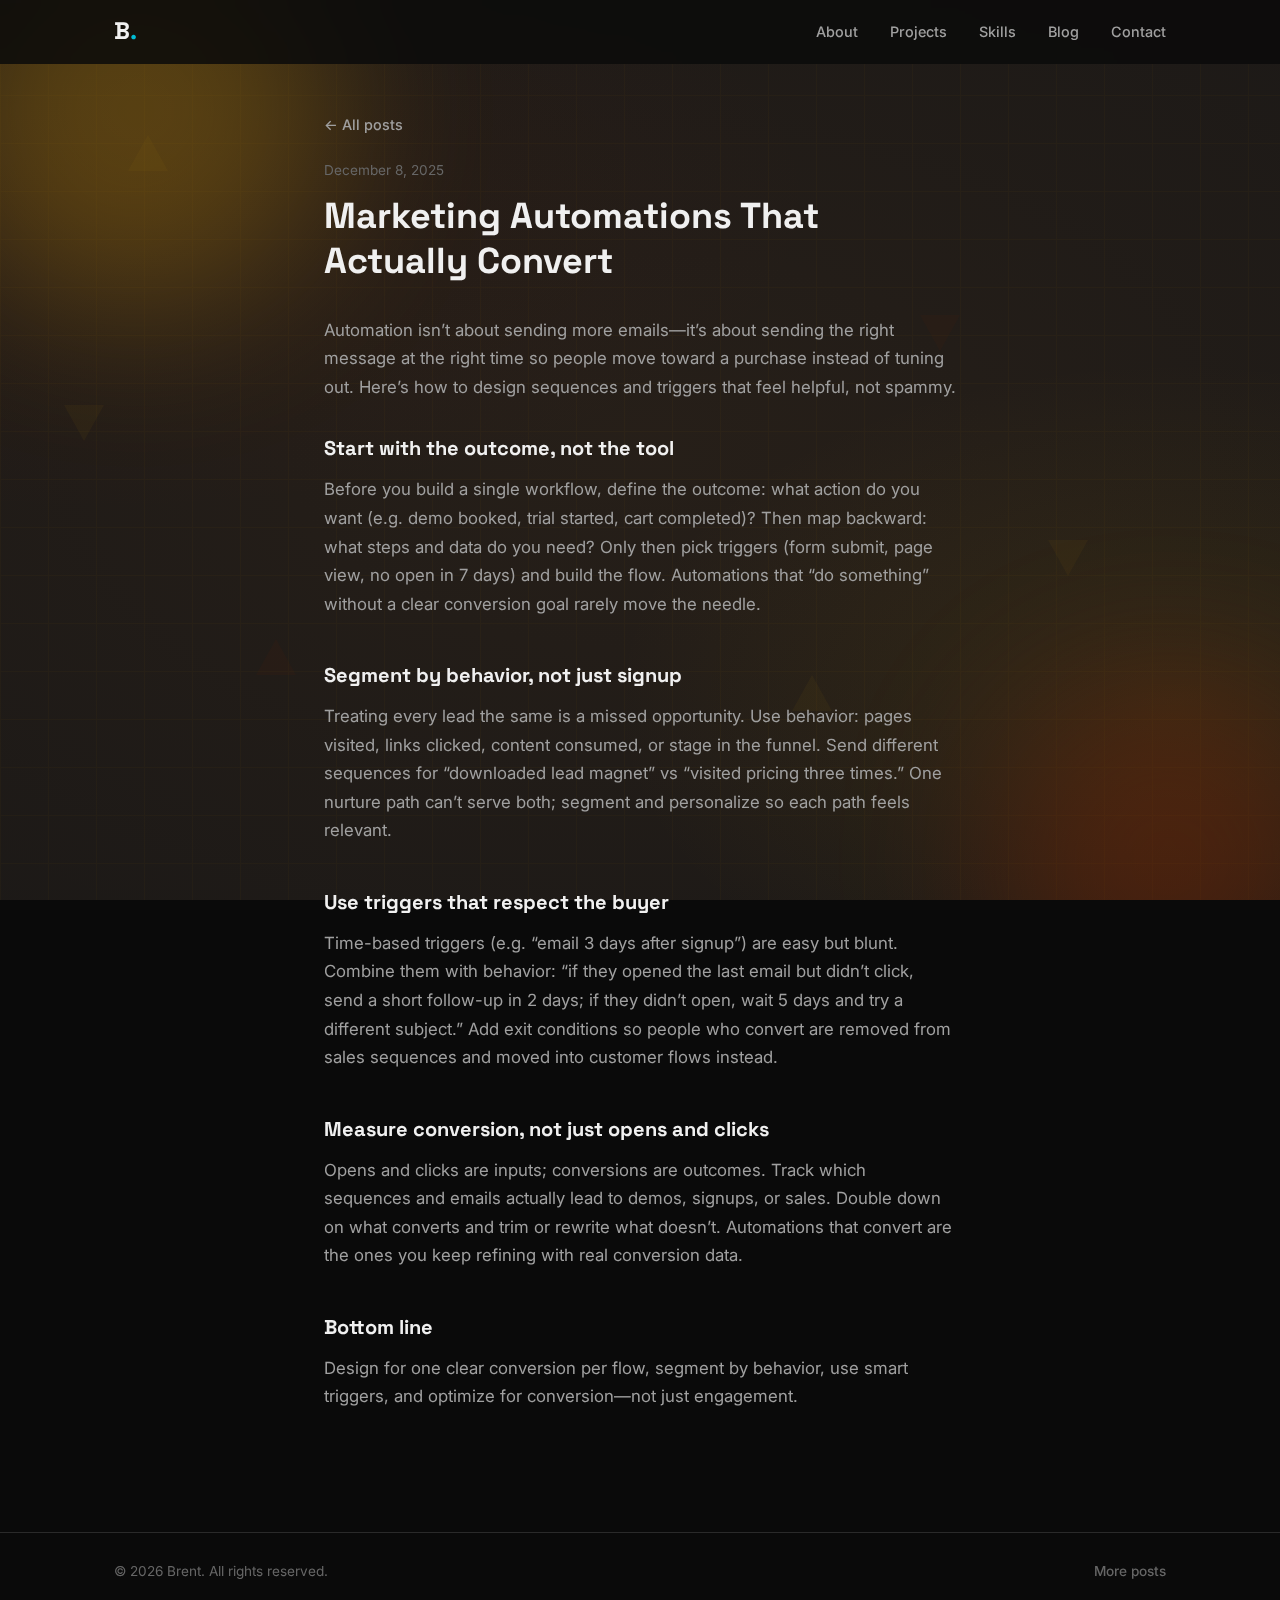
<file: blog/marketing-automations-convert.html>
<!DOCTYPE html>
<html lang="en">
<head>
  <meta charset="UTF-8">
  <meta name="viewport" content="width=device-width, initial-scale=1.0">
  <title>Marketing Automations That Actually Convert — Brent</title>
  <meta name="description" content="From lead capture to closed deal—designing sequences and triggers that move people through the funnel without feeling spammy.">
  <link rel="preconnect" href="https://fonts.googleapis.com">
  <link rel="preconnect" href="https://fonts.gstatic.com" crossorigin>
  <link href="https://fonts.googleapis.com/css2?family=Inter:wght@400;500;600;700&family=Space+Grotesk:wght@500;700&display=swap" rel="stylesheet">
  <link rel="stylesheet" href="../css/style.css">
</head>
<body>
  <div class="spartan-bg" aria-hidden="true">
    <div class="spartan-bg-gradient"></div>
    <div class="spartan-bg-pattern"></div>
    <div class="spartan-bg-glow spartan-bg-glow-1"></div>
    <div class="spartan-bg-glow spartan-bg-glow-2"></div>
    <div class="spartan-bg-shapes">
      <span class="spartan-shape spartan-shape-1"></span>
      <span class="spartan-shape spartan-shape-2"></span>
      <span class="spartan-shape spartan-shape-3"></span>
      <span class="spartan-shape spartan-shape-4"></span>
      <span class="spartan-shape spartan-shape-5"></span>
      <span class="spartan-shape spartan-shape-6"></span>
    </div>
  </div>

  <nav class="navbar" id="navbar">
    <div class="nav-container">
      <a href="../index.html" class="nav-logo">B<span class="accent">.</span></a>
      <button class="nav-toggle" id="nav-toggle" aria-label="Toggle navigation">
        <span class="hamburger"></span>
      </button>
      <ul class="nav-menu" id="nav-menu">
        <li><a href="../index.html#about" class="nav-link">About</a></li>
        <li><a href="../index.html#projects" class="nav-link">Projects</a></li>
        <li><a href="../index.html#skills" class="nav-link">Skills</a></li>
        <li><a href="index.html" class="nav-link">Blog</a></li>
        <li><a href="../index.html#contact" class="nav-link">Contact</a></li>
      </ul>
    </div>
  </nav>

  <article class="section blog-post-page">
    <div class="container container-narrow">
      <a href="index.html" class="blog-back-link">&larr; All posts</a>
      <header class="blog-post-header">
        <time class="blog-post-date" datetime="2025-12-08">December 8, 2025</time>
        <h1 class="blog-post-title">Marketing Automations That Actually Convert</h1>
      </header>
      <div class="blog-post-body">
        <p>Automation isn’t about sending more emails—it’s about sending the right message at the right time so people move toward a purchase instead of tuning out. Here’s how to design sequences and triggers that feel helpful, not spammy.</p>

        <h2>Start with the outcome, not the tool</h2>
        <p>Before you build a single workflow, define the outcome: what action do you want (e.g. demo booked, trial started, cart completed)? Then map backward: what steps and data do you need? Only then pick triggers (form submit, page view, no open in 7 days) and build the flow. Automations that “do something” without a clear conversion goal rarely move the needle.</p>

        <h2>Segment by behavior, not just signup</h2>
        <p>Treating every lead the same is a missed opportunity. Use behavior: pages visited, links clicked, content consumed, or stage in the funnel. Send different sequences for “downloaded lead magnet” vs “visited pricing three times.” One nurture path can’t serve both; segment and personalize so each path feels relevant.</p>

        <h2>Use triggers that respect the buyer</h2>
        <p>Time-based triggers (e.g. “email 3 days after signup”) are easy but blunt. Combine them with behavior: “if they opened the last email but didn’t click, send a short follow-up in 2 days; if they didn’t open, wait 5 days and try a different subject.” Add exit conditions so people who convert are removed from sales sequences and moved into customer flows instead.</p>

        <h2>Measure conversion, not just opens and clicks</h2>
        <p>Opens and clicks are inputs; conversions are outcomes. Track which sequences and emails actually lead to demos, signups, or sales. Double down on what converts and trim or rewrite what doesn’t. Automations that convert are the ones you keep refining with real conversion data.</p>

        <h2>Bottom line</h2>
        <p>Design for one clear conversion per flow, segment by behavior, use smart triggers, and optimize for conversion—not just engagement.</p>
      </div>
    </div>
  </article>

  <footer class="footer">
    <div class="container footer-inner">
      <p>&copy; 2026 Brent. All rights reserved.</p>
      <a href="index.html" class="back-to-top">More posts</a>
    </div>
  </footer>

  <script src="../js/main.js"></script>
</body>
</html>
</file>
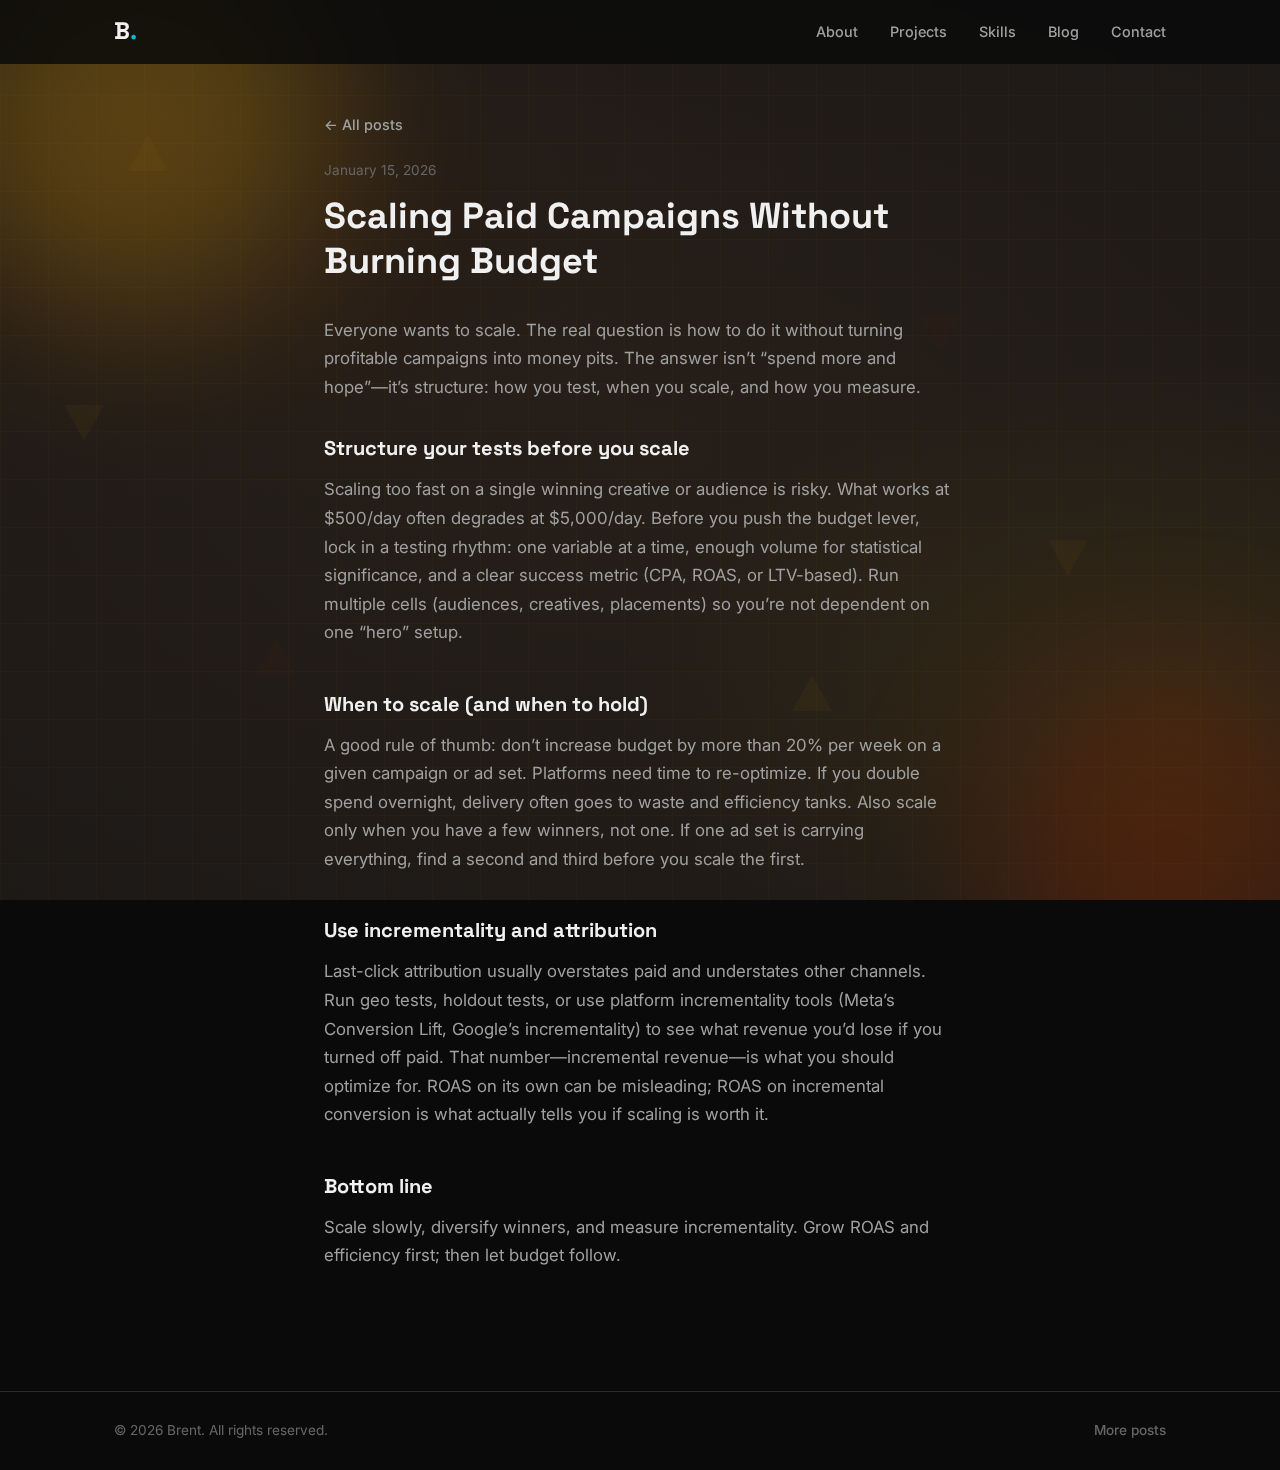
<file: blog/scaling-paid-campaigns.html>
<!DOCTYPE html>
<html lang="en">
<head>
  <meta charset="UTF-8">
  <meta name="viewport" content="width=device-width, initial-scale=1.0">
  <title>Scaling Paid Campaigns Without Burning Budget — Brent</title>
  <meta name="description" content="How to structure tests, when to scale, and how to use incrementality and attribution so you grow ROAS instead of just spend.">
  <link rel="preconnect" href="https://fonts.googleapis.com">
  <link rel="preconnect" href="https://fonts.gstatic.com" crossorigin>
  <link href="https://fonts.googleapis.com/css2?family=Inter:wght@400;500;600;700&family=Space+Grotesk:wght@500;700&display=swap" rel="stylesheet">
  <link rel="stylesheet" href="../css/style.css">
</head>
<body>
  <div class="spartan-bg" aria-hidden="true">
    <div class="spartan-bg-gradient"></div>
    <div class="spartan-bg-pattern"></div>
    <div class="spartan-bg-glow spartan-bg-glow-1"></div>
    <div class="spartan-bg-glow spartan-bg-glow-2"></div>
    <div class="spartan-bg-shapes">
      <span class="spartan-shape spartan-shape-1"></span>
      <span class="spartan-shape spartan-shape-2"></span>
      <span class="spartan-shape spartan-shape-3"></span>
      <span class="spartan-shape spartan-shape-4"></span>
      <span class="spartan-shape spartan-shape-5"></span>
      <span class="spartan-shape spartan-shape-6"></span>
    </div>
  </div>

  <nav class="navbar" id="navbar">
    <div class="nav-container">
      <a href="../index.html" class="nav-logo">B<span class="accent">.</span></a>
      <button class="nav-toggle" id="nav-toggle" aria-label="Toggle navigation">
        <span class="hamburger"></span>
      </button>
      <ul class="nav-menu" id="nav-menu">
        <li><a href="../index.html#about" class="nav-link">About</a></li>
        <li><a href="../index.html#projects" class="nav-link">Projects</a></li>
        <li><a href="../index.html#skills" class="nav-link">Skills</a></li>
        <li><a href="index.html" class="nav-link">Blog</a></li>
        <li><a href="../index.html#contact" class="nav-link">Contact</a></li>
      </ul>
    </div>
  </nav>

  <article class="section blog-post-page">
    <div class="container container-narrow">
      <a href="index.html" class="blog-back-link">&larr; All posts</a>
      <header class="blog-post-header">
        <time class="blog-post-date" datetime="2026-01-15">January 15, 2026</time>
        <h1 class="blog-post-title">Scaling Paid Campaigns Without Burning Budget</h1>
      </header>
      <div class="blog-post-body">
        <p>Everyone wants to scale. The real question is how to do it without turning profitable campaigns into money pits. The answer isn’t “spend more and hope”—it’s structure: how you test, when you scale, and how you measure.</p>

        <h2>Structure your tests before you scale</h2>
        <p>Scaling too fast on a single winning creative or audience is risky. What works at $500/day often degrades at $5,000/day. Before you push the budget lever, lock in a testing rhythm: one variable at a time, enough volume for statistical significance, and a clear success metric (CPA, ROAS, or LTV-based). Run multiple cells (audiences, creatives, placements) so you’re not dependent on one “hero” setup.</p>

        <h2>When to scale (and when to hold)</h2>
        <p>A good rule of thumb: don’t increase budget by more than 20% per week on a given campaign or ad set. Platforms need time to re-optimize. If you double spend overnight, delivery often goes to waste and efficiency tanks. Also scale only when you have a few winners, not one. If one ad set is carrying everything, find a second and third before you scale the first.</p>

        <h2>Use incrementality and attribution</h2>
        <p>Last-click attribution usually overstates paid and understates other channels. Run geo tests, holdout tests, or use platform incrementality tools (Meta’s Conversion Lift, Google’s incrementality) to see what revenue you’d lose if you turned off paid. That number—incremental revenue—is what you should optimize for. ROAS on its own can be misleading; ROAS on incremental conversion is what actually tells you if scaling is worth it.</p>

        <h2>Bottom line</h2>
        <p>Scale slowly, diversify winners, and measure incrementality. Grow ROAS and efficiency first; then let budget follow.</p>
      </div>
    </div>
  </article>

  <footer class="footer">
    <div class="container footer-inner">
      <p>&copy; 2026 Brent. All rights reserved.</p>
      <a href="index.html" class="back-to-top">More posts</a>
    </div>
  </footer>

  <script src="../js/main.js"></script>
</body>
</html>
</file>
<file: css/style.css>
/* ============================================
   Custom Properties
   ============================================ */
:root {
  --bg-primary: #0a0a0a;
  --bg-secondary: #111111;
  --bg-card: #1a1a1a;
  --bg-card-hover: #222222;
  --text-primary: #f0f0f0;
  --text-secondary: #a0a0a0;
  --text-muted: #666666;
  --accent: #00bcd4;
  --accent-hover: #00e5ff;
  --accent-glow: rgba(0, 188, 212, 0.15);
  --border: #2a2a2a;
  /* Spartan theme */
  --spartan-bronze: #b8860b;
  --spartan-bronze-dim: rgba(184, 134, 11, 0.12);
  --spartan-red: #8b2500;
  --spartan-red-dim: rgba(139, 37, 0, 0.08);
  --spartan-stone: #1c1917;
  --spartan-ember: rgba(205, 127, 50, 0.06);
  --font-body: 'Inter', -apple-system, BlinkMacSystemFont, 'Segoe UI', Roboto, sans-serif;
  --font-heading: 'Space Grotesk', 'Inter', sans-serif;
  --nav-height: 64px;
  --container-width: 1100px;
  --radius: 8px;
  --radius-lg: 12px;
  --transition: 0.3s ease;
}

/* ============================================
   Reset & Base
   ============================================ */
*, *::before, *::after {
  margin: 0;
  padding: 0;
  box-sizing: border-box;
}

html {
  scroll-behavior: smooth;
  scroll-padding-top: var(--nav-height);
}

body {
  font-family: var(--font-body);
  background-color: var(--bg-primary);
  color: var(--text-primary);
  line-height: 1.6;
  -webkit-font-smoothing: antialiased;
  -moz-osx-font-smoothing: grayscale;
  position: relative;
  z-index: 1;
}

/* ============================================
   Spartan theme background
   ============================================ */
.spartan-bg {
  position: fixed;
  inset: 0;
  z-index: -1;
  overflow: hidden;
  background: var(--spartan-stone);
}

.spartan-bg-gradient {
  position: absolute;
  inset: -20%;
  background:
    radial-gradient(ellipse 80% 50% at 20% 30%, var(--spartan-red-dim) 0%, transparent 50%),
    radial-gradient(ellipse 70% 60% at 80% 70%, var(--spartan-bronze-dim) 0%, transparent 45%),
    radial-gradient(ellipse 100% 80% at 50% 50%, var(--spartan-ember) 0%, transparent 60%);
  animation: spartanGradientShift 18s ease-in-out infinite alternate;
}

.spartan-bg-pattern {
  position: absolute;
  inset: 0;
  opacity: 0.04;
  background-image:
    linear-gradient(90deg, var(--spartan-bronze) 1px, transparent 1px),
    linear-gradient(0deg, var(--spartan-bronze) 1px, transparent 1px);
  background-size: 48px 48px;
  animation: spartanPatternMove 40s linear infinite;
}

.spartan-bg-pattern::before {
  content: '';
  position: absolute;
  inset: 0;
  background: repeating-linear-gradient(
    105deg,
    transparent,
    transparent 60px,
    var(--spartan-bronze) 60px,
    var(--spartan-bronze) 61px
  );
  opacity: 0.03;
  animation: spartanLines 25s linear infinite;
}

.spartan-bg-glow {
  position: absolute;
  border-radius: 50%;
  filter: blur(80px);
  opacity: 0.35;
  animation: spartanGlowFloat 20s ease-in-out infinite;
}

.spartan-bg-glow-1 {
  width: 400px;
  height: 400px;
  background: var(--spartan-bronze);
  top: -10%;
  left: -5%;
  animation-delay: 0s;
}

.spartan-bg-glow-2 {
  width: 350px;
  height: 350px;
  background: var(--spartan-red);
  bottom: -15%;
  right: -5%;
  animation-delay: -10s;
  animation-duration: 24s;
}

.spartan-bg-shapes {
  position: absolute;
  inset: 0;
  pointer-events: none;
}

.spartan-shape {
  position: absolute;
  display: block;
  width: 0;
  height: 0;
  border-style: solid;
  opacity: 0.06;
  animation: spartanShapeFloat 22s ease-in-out infinite;
}

/* Chevron / Lambda-like triangles */
.spartan-shape-1 {
  border-width: 0 20px 36px 20px;
  border-color: transparent transparent var(--spartan-bronze) transparent;
  top: 15%;
  left: 10%;
  animation-delay: 0s;
}

.spartan-shape-2 {
  border-width: 36px 20px 0 20px;
  border-color: var(--spartan-bronze) transparent transparent transparent;
  top: 60%;
  right: 15%;
  animation-delay: -4s;
  animation-duration: 26s;
}

.spartan-shape-3 {
  border-width: 0 20px 36px 20px;
  border-color: transparent transparent var(--spartan-red) transparent;
  bottom: 25%;
  left: 20%;
  animation-delay: -8s;
  animation-duration: 20s;
}

.spartan-shape-4 {
  border-width: 36px 20px 0 20px;
  border-color: var(--spartan-red) transparent transparent transparent;
  top: 35%;
  right: 25%;
  animation-delay: -12s;
}

.spartan-shape-5 {
  border-width: 0 20px 36px 20px;
  border-color: transparent transparent var(--spartan-bronze) transparent;
  top: 75%;
  right: 35%;
  animation-delay: -2s;
  animation-duration: 28s;
}

.spartan-shape-6 {
  border-width: 36px 20px 0 20px;
  border-color: var(--spartan-bronze) transparent transparent transparent;
  top: 45%;
  left: 5%;
  animation-delay: -6s;
  animation-duration: 24s;
}

@keyframes spartanGradientShift {
  0% { transform: scale(1) translate(0, 0) rotate(0deg); }
  100% { transform: scale(1.1) translate(2%, -2%) rotate(2deg); }
}

@keyframes spartanPatternMove {
  0% { background-position: 0 0; }
  100% { background-position: 48px 48px; }
}

@keyframes spartanLines {
  0% { transform: translateX(0); }
  100% { transform: translateX(61px); }
}

@keyframes spartanGlowFloat {
  0%, 100% { transform: translate(0, 0) scale(1); opacity: 0.3; }
  33% { transform: translate(3%, 5%) scale(1.05); opacity: 0.4; }
  66% { transform: translate(-2%, -3%) scale(0.95); opacity: 0.35; }
}

@keyframes spartanShapeFloat {
  0%, 100% { transform: translate(0, 0) rotate(0deg); }
  25% { transform: translate(8px, -12px) rotate(5deg); }
  50% { transform: translate(-5px, 8px) rotate(-3deg); }
  75% { transform: translate(10px, 5px) rotate(2deg); }
}

a {
  color: var(--accent);
  text-decoration: none;
  transition: color var(--transition);
}

a:hover {
  color: var(--accent-hover);
}

img {
  max-width: 100%;
  display: block;
}

ul {
  list-style: none;
}

/* ============================================
   Utilities
   ============================================ */
.container {
  width: 100%;
  max-width: var(--container-width);
  margin: 0 auto;
  padding: 0 24px;
}

.section {
  padding: 100px 0;
}

.section-alt {
  background-color: rgba(17, 17, 17, 0.6);
  position: relative;
}

.section-title {
  font-family: var(--font-heading);
  font-size: clamp(1.8rem, 4vw, 2.5rem);
  margin-bottom: 48px;
  text-align: center;
  position: relative;
}

.section-title::after {
  content: '';
  display: block;
  width: 60px;
  height: 3px;
  background: var(--accent);
  margin: 16px auto 0;
  border-radius: 2px;
}

.accent {
  color: var(--accent);
}

/* ============================================
   Buttons
   ============================================ */
.btn {
  display: inline-block;
  padding: 12px 28px;
  font-family: var(--font-body);
  font-size: 0.95rem;
  font-weight: 500;
  border: 2px solid transparent;
  border-radius: var(--radius);
  cursor: pointer;
  transition: all var(--transition);
  text-align: center;
}

.btn-primary {
  background: var(--accent);
  color: var(--bg-primary);
  border-color: var(--accent);
}

.btn-primary:hover {
  background: var(--accent-hover);
  border-color: var(--accent-hover);
  color: var(--bg-primary);
  box-shadow: 0 0 20px var(--accent-glow);
}

.btn-outline {
  background: transparent;
  color: var(--accent);
  border-color: var(--accent);
}

.btn-outline:hover {
  background: var(--accent);
  color: var(--bg-primary);
}

.btn-sm {
  padding: 8px 18px;
  font-size: 0.85rem;
}

.btn-full {
  width: 100%;
}

/* ============================================
   Fade-in Animation
   ============================================ */
.fade-in {
  opacity: 0;
  transform: translateY(24px);
  transition: opacity 0.6s ease, transform 0.6s ease;
}

.fade-in.visible {
  opacity: 1;
  transform: translateY(0);
}

/* ============================================
   Navigation
   ============================================ */
.navbar {
  position: fixed;
  top: 0;
  left: 0;
  right: 0;
  height: var(--nav-height);
  z-index: 1000;
  background: rgba(10, 10, 10, 0.85);
  backdrop-filter: blur(12px);
  -webkit-backdrop-filter: blur(12px);
  border-bottom: 1px solid transparent;
  transition: border-color var(--transition), background var(--transition);
}

.navbar.scrolled {
  border-bottom-color: var(--border);
  background: rgba(10, 10, 10, 0.95);
}

.nav-container {
  max-width: var(--container-width);
  margin: 0 auto;
  padding: 0 24px;
  height: 100%;
  display: flex;
  align-items: center;
  justify-content: space-between;
}

.nav-logo {
  font-family: var(--font-heading);
  font-size: 1.5rem;
  font-weight: 700;
  color: var(--text-primary);
}

.nav-logo:hover {
  color: var(--text-primary);
}

.nav-menu {
  display: flex;
  gap: 32px;
  align-items: center;
}

.nav-link {
  color: var(--text-secondary);
  font-size: 0.9rem;
  font-weight: 500;
  position: relative;
  padding: 4px 0;
}

.nav-link::after {
  content: '';
  position: absolute;
  bottom: -2px;
  left: 0;
  width: 0;
  height: 2px;
  background: var(--accent);
  transition: width var(--transition);
}

.nav-link:hover {
  color: var(--text-primary);
}

.nav-link:hover::after {
  width: 100%;
}

/* Hamburger */
.nav-toggle {
  display: none;
  background: none;
  border: none;
  cursor: pointer;
  padding: 8px;
}

.hamburger {
  display: block;
  width: 24px;
  height: 2px;
  background: var(--text-primary);
  position: relative;
  transition: background var(--transition);
}

.hamburger::before,
.hamburger::after {
  content: '';
  position: absolute;
  left: 0;
  width: 24px;
  height: 2px;
  background: var(--text-primary);
  transition: transform var(--transition);
}

.hamburger::before {
  top: -7px;
}

.hamburger::after {
  top: 7px;
}

.nav-toggle.active .hamburger {
  background: transparent;
}

.nav-toggle.active .hamburger::before {
  transform: rotate(45deg) translate(5px, 5px);
}

.nav-toggle.active .hamburger::after {
  transform: rotate(-45deg) translate(5px, -5px);
}

/* ============================================
   Hero
   ============================================ */
.hero {
  min-height: 100vh;
  display: flex;
  align-items: center;
  justify-content: center;
  padding: var(--nav-height) 24px 60px;
  position: relative;
  background:
    radial-gradient(ellipse 100% 80% at 50% 50%, rgba(0, 0, 0, 0.4) 0%, transparent 70%),
    radial-gradient(ellipse at 50% 0%, rgba(0, 188, 212, 0.06) 0%, transparent 50%);
}

.hero-inner {
  display: flex;
  align-items: center;
  justify-content: center;
  gap: 64px;
  max-width: var(--container-width);
  width: 100%;
}

.hero-content {
  max-width: 520px;
  text-align: left;
}

.hero-image-wrap {
  flex-shrink: 0;
  width: min(320px, 36vw);
  max-width: 100%;
}

.hero-headshot {
  width: 100%;
  height: auto;
  display: block;
  border-radius: 50%;
  object-fit: cover;
  aspect-ratio: 1;
  /* Blend grey background into dark theme so it appears transparent */
  mix-blend-mode: multiply;
  filter: contrast(1.05);
}

.hero-greeting {
  font-size: 1.1rem;
  color: var(--accent);
  font-weight: 500;
  margin-bottom: 8px;
  letter-spacing: 1px;
}

.hero-name {
  font-family: var(--font-heading);
  font-size: clamp(3rem, 8vw, 5rem);
  font-weight: 700;
  line-height: 1.1;
  margin-bottom: 16px;
}

.hero-tagline {
  font-size: clamp(1.1rem, 2.5vw, 1.35rem);
  color: var(--text-secondary);
  margin-bottom: 36px;
  max-width: 520px;
}

.hero .btn {
  animation: none;
}

/* Scroll indicator */
.hero-scroll-indicator {
  position: absolute;
  bottom: 32px;
  left: 50%;
  transform: translateX(-50%);
}

.hero-scroll-indicator span {
  display: block;
  width: 24px;
  height: 40px;
  border: 2px solid var(--text-muted);
  border-radius: 12px;
  position: relative;
}

.hero-scroll-indicator span::after {
  content: '';
  width: 4px;
  height: 8px;
  background: var(--accent);
  border-radius: 2px;
  position: absolute;
  top: 6px;
  left: 50%;
  transform: translateX(-50%);
  animation: scrollPulse 2s ease-in-out infinite;
}

@keyframes scrollPulse {
  0%, 100% { opacity: 1; top: 6px; }
  50% { opacity: 0.3; top: 18px; }
}

/* ============================================
   About
   ============================================ */
.about-grid {
  display: grid;
  grid-template-columns: auto 1fr;
  gap: 48px;
  align-items: start;
}

.avatar-placeholder {
  width: 160px;
  height: 160px;
  border-radius: 50%;
  background: var(--bg-card);
  border: 3px solid var(--accent);
  display: flex;
  align-items: center;
  justify-content: center;
  font-family: var(--font-heading);
  font-size: 3.5rem;
  font-weight: 700;
  color: var(--accent);
}

.about-text p {
  color: var(--text-secondary);
  margin-bottom: 16px;
  font-size: 1.05rem;
}

.about-stats {
  display: flex;
  gap: 40px;
  margin-top: 28px;
}

.stat {
  text-align: center;
}

.stat-number {
  display: block;
  font-family: var(--font-heading);
  font-size: 1.8rem;
  font-weight: 700;
  color: var(--accent);
}

.stat-label {
  font-size: 0.85rem;
  color: var(--text-muted);
}

/* ============================================
   Projects
   ============================================ */
.projects-grid {
  display: grid;
  grid-template-columns: repeat(2, 1fr);
  gap: 24px;
}

.project-card {
  background: var(--bg-card);
  border: 1px solid var(--border);
  border-radius: var(--radius-lg);
  overflow: hidden;
  transition: transform var(--transition), border-color var(--transition), box-shadow var(--transition);
}

.project-card:hover {
  transform: translateY(-4px);
  border-color: var(--accent);
  box-shadow: 0 8px 32px rgba(0, 188, 212, 0.1);
}

.project-image {
  height: 180px;
  background: linear-gradient(135deg, var(--bg-secondary), var(--bg-card));
  border-bottom: 1px solid var(--border);
}

.project-body {
  padding: 24px;
}

.project-title {
  font-family: var(--font-heading);
  font-size: 1.2rem;
  margin-bottom: 8px;
}

.project-desc {
  color: var(--text-secondary);
  font-size: 0.9rem;
  margin-bottom: 16px;
  line-height: 1.5;
}

.project-tags {
  display: flex;
  flex-wrap: wrap;
  gap: 8px;
  margin-bottom: 16px;
}

.tag {
  padding: 4px 12px;
  font-size: 0.75rem;
  font-weight: 500;
  background: var(--accent-glow);
  color: var(--accent);
  border-radius: 100px;
  border: 1px solid rgba(0, 188, 212, 0.25);
}

.project-links {
  display: flex;
  gap: 12px;
}

/* ============================================
   Skills
   ============================================ */
.skills-grid {
  display: grid;
  grid-template-columns: repeat(2, 1fr);
  gap: 32px;
}

.skill-category {
  background: var(--bg-card);
  border: 1px solid var(--border);
  border-radius: var(--radius-lg);
  padding: 28px;
}

.skill-category-title {
  font-family: var(--font-heading);
  font-size: 1.05rem;
  color: var(--accent);
  margin-bottom: 16px;
}

.skill-pills {
  display: flex;
  flex-wrap: wrap;
  gap: 10px;
}

.pill {
  padding: 6px 16px;
  font-size: 0.85rem;
  font-weight: 500;
  background: var(--bg-secondary);
  color: var(--text-secondary);
  border: 1px solid var(--border);
  border-radius: 100px;
  transition: all var(--transition);
}

.pill:hover {
  color: var(--accent);
  border-color: var(--accent);
  background: var(--accent-glow);
}

/* ============================================
   Blog
   ============================================ */
.blog-grid {
  display: grid;
  grid-template-columns: repeat(3, 1fr);
  gap: 24px;
}

.blog-card {
  background: var(--bg-card);
  border: 1px solid var(--border);
  border-radius: var(--radius-lg);
  padding: 28px;
  transition: transform var(--transition), border-color var(--transition);
}

.blog-card:hover {
  transform: translateY(-4px);
  border-color: var(--accent);
}

.blog-date {
  font-size: 0.8rem;
  color: var(--text-muted);
  margin-bottom: 12px;
}

.blog-title {
  font-family: var(--font-heading);
  font-size: 1.1rem;
  margin-bottom: 12px;
  line-height: 1.4;
}

.blog-excerpt {
  color: var(--text-secondary);
  font-size: 0.9rem;
  margin-bottom: 16px;
  line-height: 1.5;
}

.blog-read-more {
  font-size: 0.9rem;
  font-weight: 500;
}

.blog-section-intro {
  text-align: center;
  color: var(--text-secondary);
  margin-bottom: 32px;
  font-size: 0.95rem;
}

.blog-section-intro a {
  font-weight: 500;
}

/* Blog page (listing) */
.blog-page {
  padding-top: calc(var(--nav-height) + 48px);
}

.blog-back-link {
  display: inline-block;
  font-size: 0.9rem;
  color: var(--text-secondary);
  margin-bottom: 24px;
  font-weight: 500;
}

.blog-back-link:hover {
  color: var(--accent);
}

.blog-page-intro {
  text-align: center;
  color: var(--text-secondary);
  max-width: 560px;
  margin: -24px auto 48px;
  font-size: 1.05rem;
}

.blog-list-grid .blog-title a {
  color: inherit;
}

.blog-list-grid .blog-title a:hover {
  color: var(--accent);
}

/* Blog post (single) */
.blog-post-page {
  padding-top: calc(var(--nav-height) + 48px);
}

.container-narrow {
  max-width: 680px;
}

.blog-post-header {
  margin-bottom: 32px;
}

.blog-post-date {
  display: block;
  font-size: 0.85rem;
  color: var(--text-muted);
  margin-bottom: 12px;
}

.blog-post-title {
  font-family: var(--font-heading);
  font-size: clamp(1.75rem, 4vw, 2.25rem);
  line-height: 1.25;
  margin-bottom: 0;
}

.blog-post-body {
  color: var(--text-secondary);
  font-size: 1.05rem;
  line-height: 1.7;
}

.blog-post-body p {
  margin-bottom: 1.25em;
}

.blog-post-body h2 {
  font-family: var(--font-heading);
  font-size: 1.25rem;
  color: var(--text-primary);
  margin-top: 2em;
  margin-bottom: 0.5em;
}

.blog-post-body h2:first-of-type {
  margin-top: 1.5em;
}

/* ============================================
   Contact
   ============================================ */
.contact-grid {
  display: grid;
  grid-template-columns: 1fr 1.2fr;
  gap: 48px;
  align-items: start;
}

.contact-info p {
  color: var(--text-secondary);
  font-size: 1.05rem;
  margin-bottom: 28px;
  line-height: 1.6;
}

.social-links {
  display: flex;
  gap: 16px;
}

.social-link {
  display: flex;
  align-items: center;
  justify-content: center;
  width: 44px;
  height: 44px;
  border-radius: 50%;
  background: var(--bg-card);
  border: 1px solid var(--border);
  color: var(--text-secondary);
  transition: all var(--transition);
}

.social-link:hover {
  color: var(--accent);
  border-color: var(--accent);
  background: var(--accent-glow);
}

/* Form */
.contact-form {
  display: flex;
  flex-direction: column;
  gap: 20px;
}

.form-group {
  display: flex;
  flex-direction: column;
  gap: 6px;
}

.form-group label {
  font-size: 0.85rem;
  font-weight: 500;
  color: var(--text-secondary);
}

.form-group input,
.form-group textarea {
  padding: 12px 16px;
  font-family: var(--font-body);
  font-size: 0.95rem;
  background: var(--bg-card);
  border: 1px solid var(--border);
  border-radius: var(--radius);
  color: var(--text-primary);
  transition: border-color var(--transition), box-shadow var(--transition);
  outline: none;
}

.form-group input::placeholder,
.form-group textarea::placeholder {
  color: var(--text-muted);
}

.form-group input:focus,
.form-group textarea:focus {
  border-color: var(--accent);
  box-shadow: 0 0 0 3px var(--accent-glow);
}

.form-group textarea {
  resize: vertical;
  min-height: 120px;
}

/* ============================================
   Footer
   ============================================ */
.footer {
  padding: 28px 0;
  border-top: 1px solid var(--border);
  background: var(--bg-primary);
}

.footer-inner {
  display: flex;
  align-items: center;
  justify-content: space-between;
}

.footer p {
  color: var(--text-muted);
  font-size: 0.85rem;
}

.back-to-top {
  display: flex;
  align-items: center;
  gap: 6px;
  font-size: 0.85rem;
  color: var(--text-muted);
  font-weight: 500;
}

.back-to-top:hover {
  color: var(--accent);
}

/* ============================================
   Responsive
   ============================================ */
@media (max-width: 768px) {
  .section {
    padding: 72px 0;
  }

  .hero-inner {
    flex-direction: column;
    gap: 40px;
    text-align: center;
  }

  .hero-content {
    text-align: center;
  }

  .hero-image-wrap {
    width: min(260px, 70vw);
    order: -1;
  }

  /* Mobile nav */
  .nav-toggle {
    display: block;
  }

  .nav-menu {
    position: fixed;
    top: var(--nav-height);
    left: 0;
    right: 0;
    bottom: 0;
    background: rgba(10, 10, 10, 0.98);
    backdrop-filter: blur(12px);
    -webkit-backdrop-filter: blur(12px);
    flex-direction: column;
    justify-content: center;
    align-items: stretch;
    gap: 0;
    padding: 24px;
    opacity: 0;
    visibility: hidden;
    transition: opacity var(--transition), visibility var(--transition);
  }

  .nav-menu.open {
    opacity: 1;
    visibility: visible;
  }

  .nav-menu .nav-link {
    display: block;
    font-size: 1.5rem;
    font-weight: 600;
    color: var(--text-primary);
    padding: 20px 24px;
    border-radius: var(--radius-lg);
    letter-spacing: 0.02em;
    line-height: 1.3;
  }

  .nav-menu .nav-link::after {
    display: none;
  }

  .nav-menu .nav-link:hover {
    color: var(--accent);
    background: var(--accent-glow);
  }

  .nav-menu li {
    border-bottom: 1px solid var(--border);
  }

  .nav-menu li:last-child {
    border-bottom: none;
  }

  /* About */
  .about-grid {
    grid-template-columns: 1fr;
    justify-items: center;
    text-align: center;
  }

  .about-stats {
    justify-content: center;
  }

  /* Projects */
  .projects-grid {
    grid-template-columns: 1fr;
  }

  /* Skills */
  .skills-grid {
    grid-template-columns: 1fr;
  }

  /* Blog */
  .blog-grid {
    grid-template-columns: 1fr;
  }

  /* Contact */
  .contact-grid {
    grid-template-columns: 1fr;
  }

  .contact-info {
    text-align: center;
  }

  .social-links {
    justify-content: center;
  }

  /* Footer */
  .footer-inner {
    flex-direction: column;
    gap: 12px;
    text-align: center;
  }
}

@media (max-width: 480px) {
  .hero-name {
    font-size: 2.5rem;
  }

  .about-stats {
    flex-direction: column;
    gap: 20px;
  }

  .project-image {
    height: 140px;
  }
}
</file>
